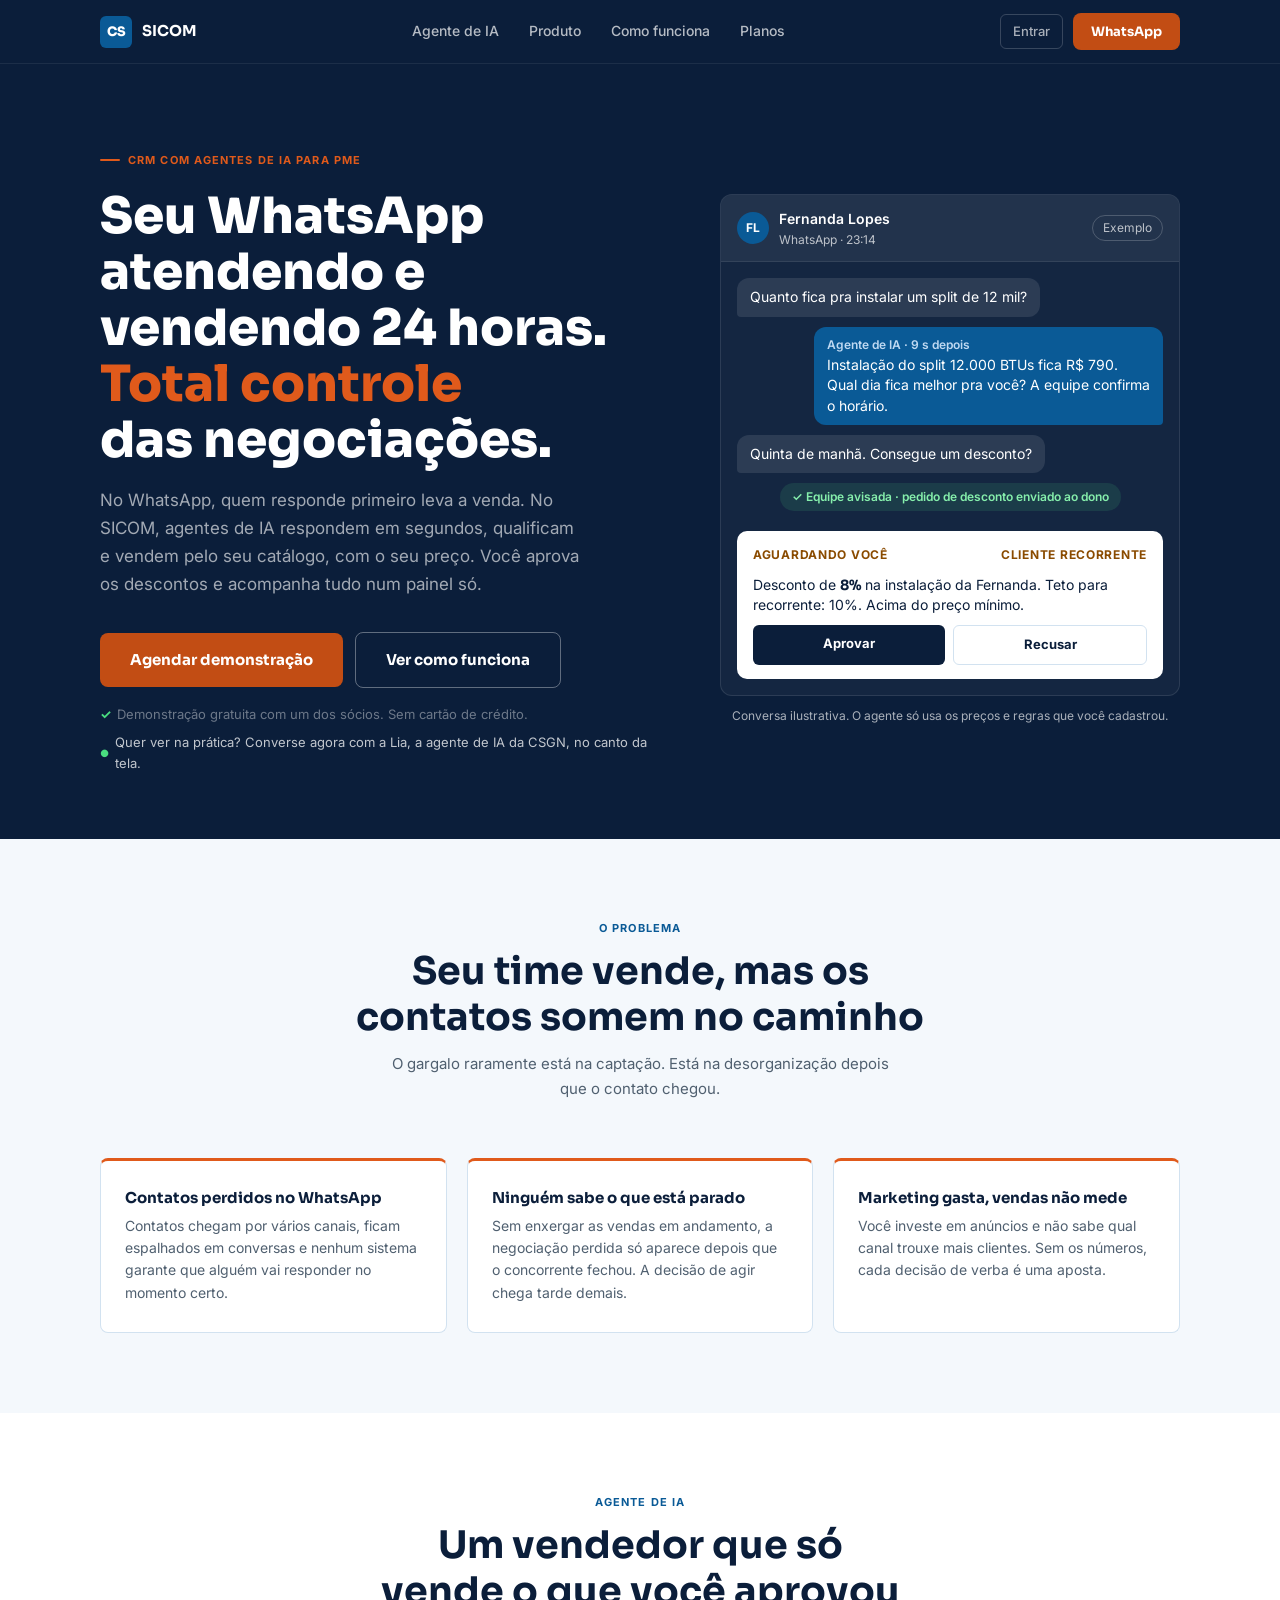
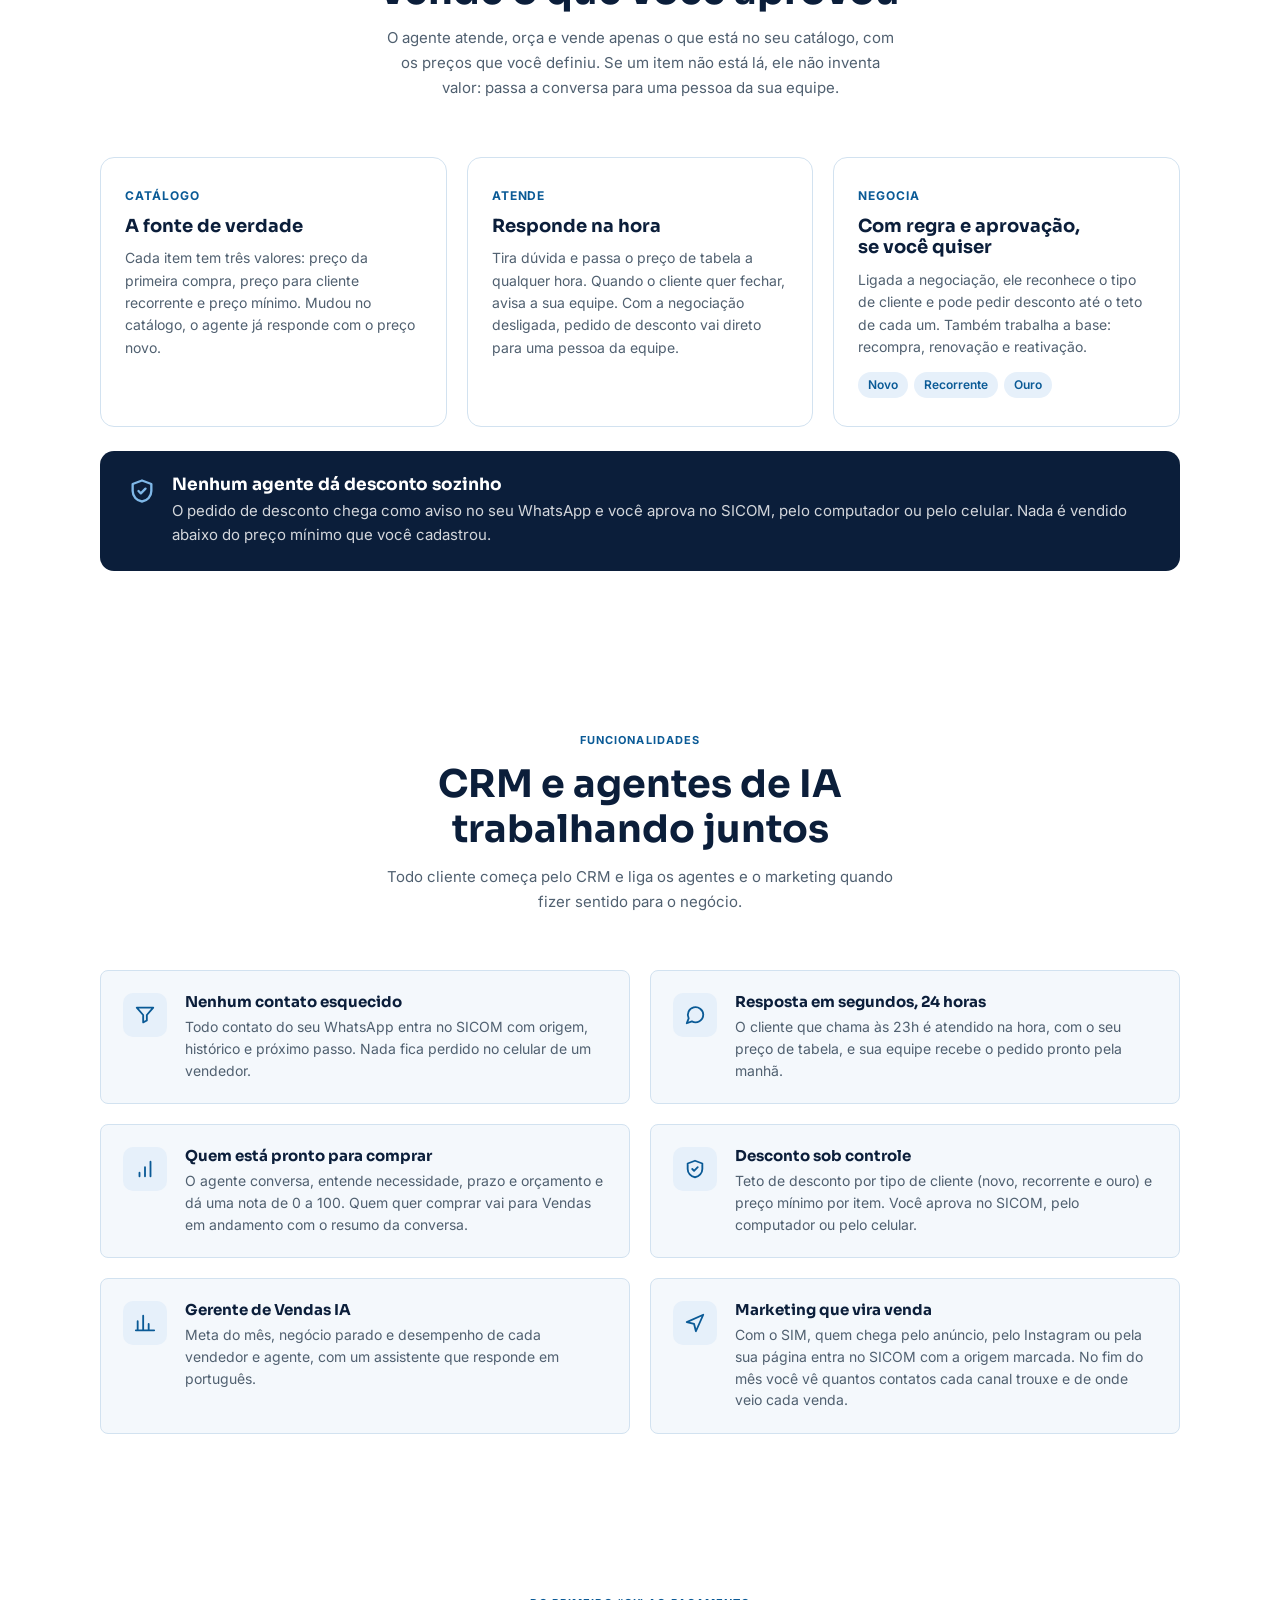
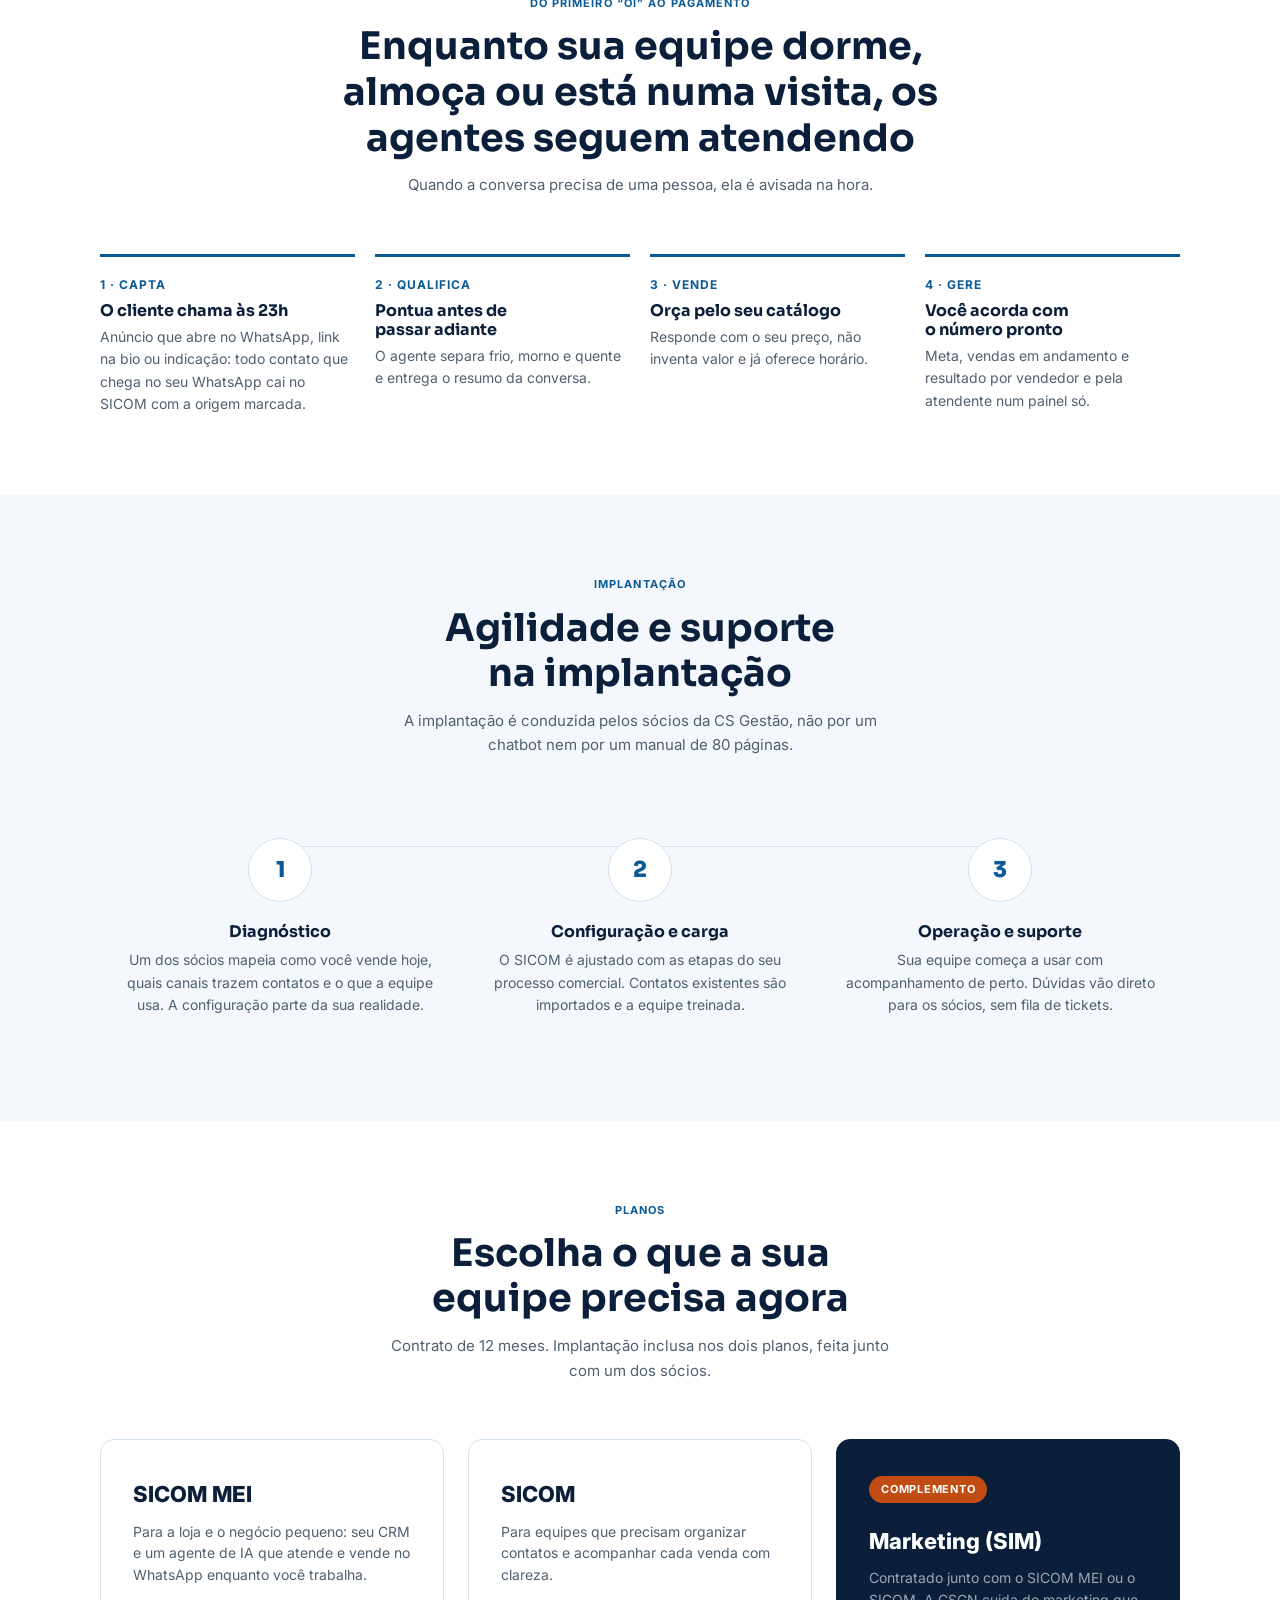
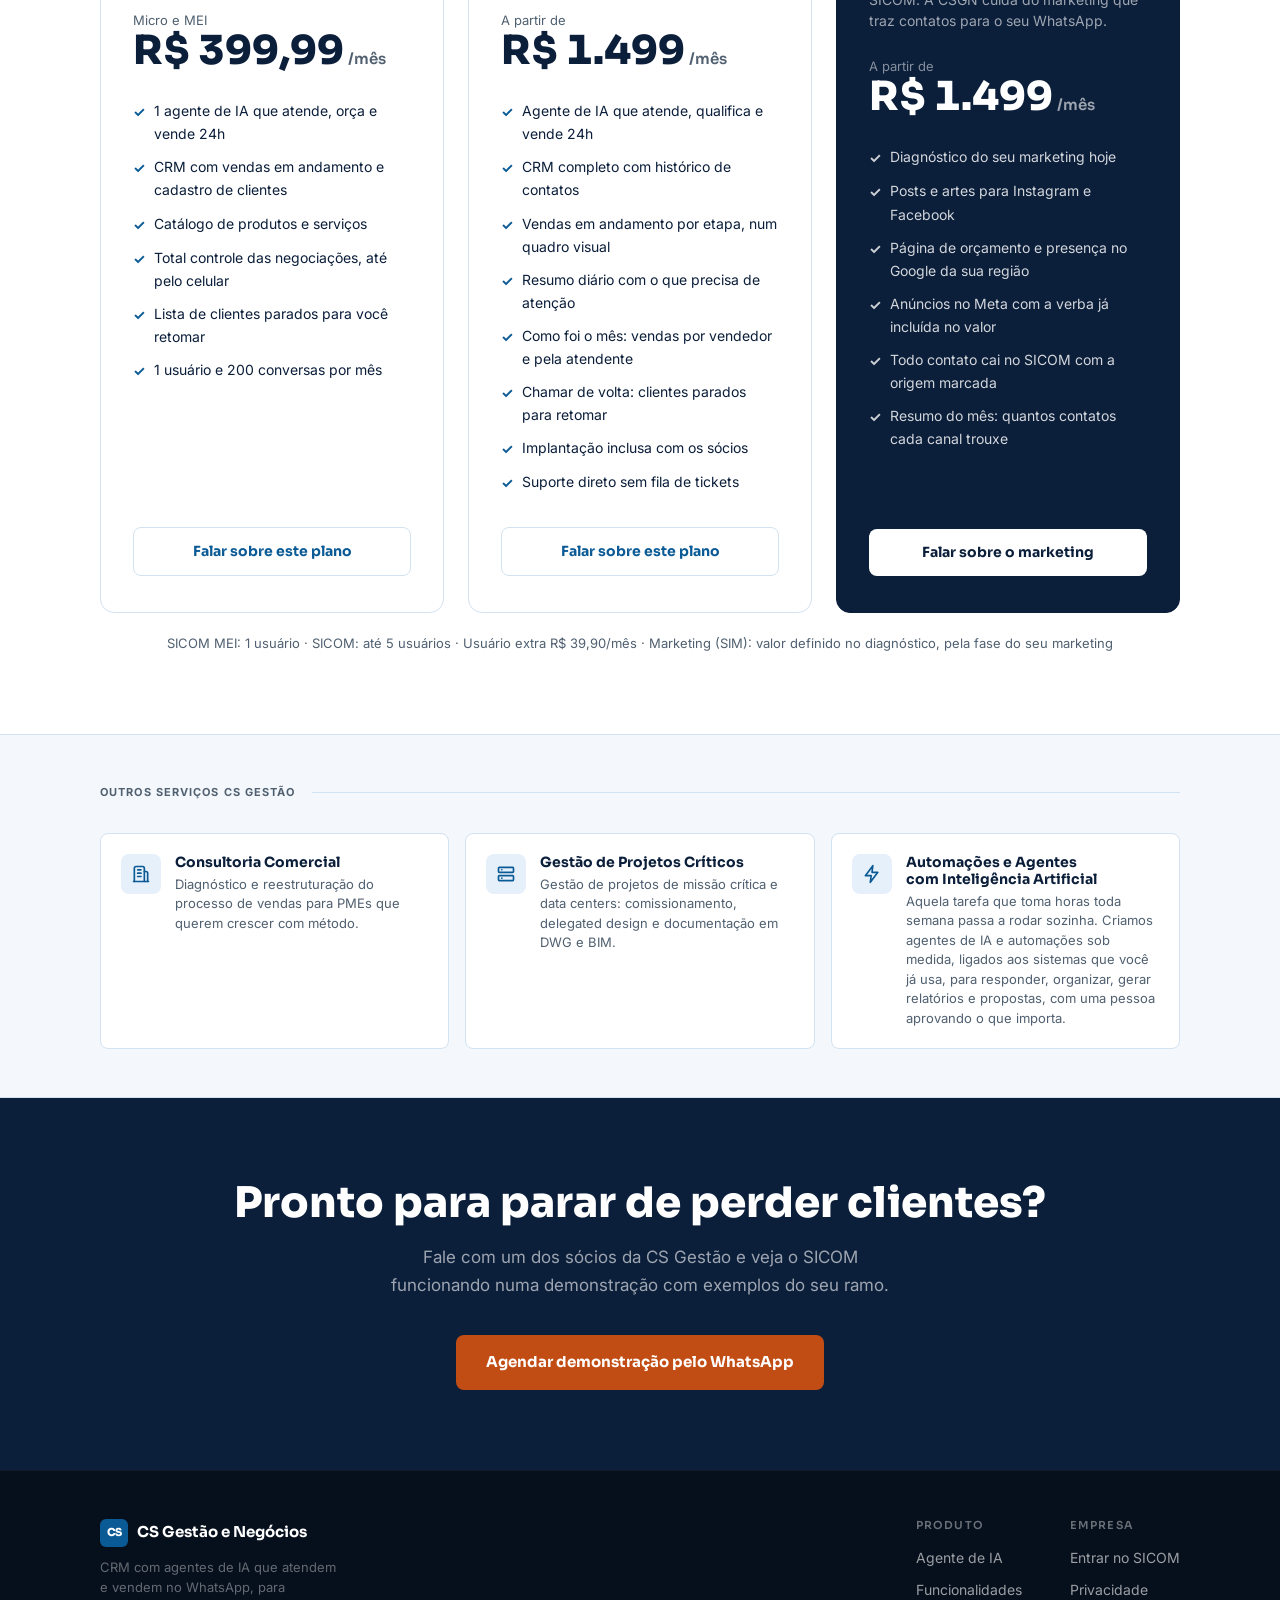
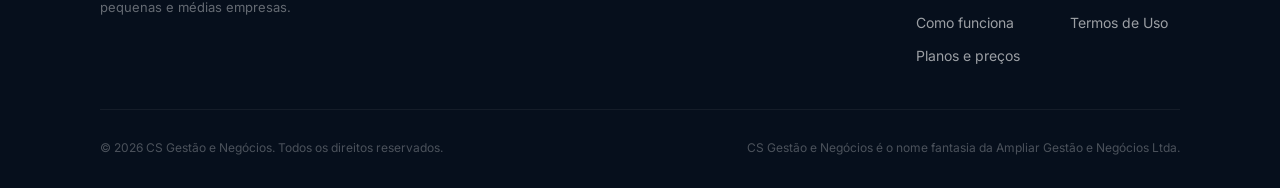
<file: index.html>
<!DOCTYPE html>
<html lang="pt-BR">
<head>
<meta charset="UTF-8">
<meta name="viewport" content="width=device-width, initial-scale=1.0, viewport-fit=cover">
<title>SICOM · CRM com agentes de IA no WhatsApp | CS Gestão e Negócios</title>
<meta name="description" content="SICOM: CRM com agentes de IA que atendem, qualificam e vendem no WhatsApp 24 horas, pelo seu catálogo. Planos a partir de R$ 399,99/mês.">
<meta name="facebook-domain-verification" content="38vwxsnxzs63l57np0adpwxpz6wrpa" />
<link rel="icon" href="assets/csgn_logo.png">
<link rel="stylesheet" href="https://fonts.googleapis.com/css2?family=Sora:wght@400;600;700;800&family=Inter:wght@400;500;600&display=swap">

<style>
/* ── Design plan ──────────────────────────────────────────
   Layout: PME SaaS landing: nav escuro / hero split /
   seções alternadas / planos / depoimentos / CTA / footer
   Color: navy âncora · azul CSGN · laranja ação única
   Type: Sora (headings, ênfase) + Inter (corpo/dados)
   Tamanhos: 11px · 13px · 15px · 20px · 32px-50px  → 5
   ─────────────────────────────────────────────────────── */
:root {
  --navy:       #0B1E3A;
  --blue:       #0A5A96;
  --blue-mid:   #1870B8;
  --blue-lt:    #E6F0FA;
  --orange:     #E05A1B;
  --orange-dk:  #C24D14;
  --bg:         #FFFFFF;
  --bg-alt:     #F4F8FC;
  --fg:         #0B1E3A;
  --fg-2:       #506070;
  --border:     #D2E2F0;
  --white:      #FFFFFF;
  --radius:     8px;
  --radius-lg:  14px;
  --shadow:     0 2px 16px rgba(10,90,150,.10);
}
@media (prefers-color-scheme: dark) {
  :root:not([data-theme="light"]) {
    --bg:      #0B1720; --bg-alt: #0E2030;
    --fg:      #DDEAF6; --fg-2:   #7A9AB5;
    --border:  #1A3050; --blue-lt: #0C2540;
    color-scheme: dark;
  }
}
:root[data-theme="dark"] {
  --bg:      #0B1720; --bg-alt: #0E2030;
  --fg:      #DDEAF6; --fg-2:   #7A9AB5;
  --border:  #1A3050; --blue-lt: #0C2540;
  color-scheme: dark;
}

*, *::before, *::after { box-sizing: border-box; margin: 0; padding: 0; }
body {
  background: var(--bg); color: var(--fg);
  font-family: 'Inter', system-ui, sans-serif;
  font-size: 15px; line-height: 1.65;
}
h1,h2,h3,h4 {
  font-family: 'Sora', system-ui, sans-serif;
  text-wrap: balance; line-height: 1.2;
}
a { color: var(--blue); text-decoration: none; }
img { max-width: 100%; display: block; }

.container { max-width: 1120px; margin-inline: auto; padding-inline: 20px; }

/* Buttons */
.btn {
  display: inline-flex; align-items: center; gap: 8px;
  padding: 12px 24px; border-radius: var(--radius);
  font-family: 'Sora', sans-serif; font-size: 14px;
  font-weight: 700; cursor: pointer; border: none;
  transition: background .15s, opacity .15s, transform .1s;
  text-decoration: none; white-space: nowrap;
}
.btn:active { transform: scale(.98); }
.btn-lg { padding: 15px 30px; font-size: 15px; }
.btn-primary { background: var(--orange-dk); color: #fff; }
.btn-primary:hover { background: #A8420F; }
.btn-outline {
  background: transparent; color: var(--blue);
  border: 1.5px solid var(--border);
}
.btn-outline:hover { border-color: var(--blue); background: var(--blue-lt); }
.btn-ghost {
  background: transparent; color: var(--white);
  border: 1.5px solid rgba(255,255,255,.35);
}
.btn-ghost:hover { border-color: rgba(255,255,255,.75); background: rgba(255,255,255,.06); }

/* ══ NAV ══════════════════════════════════════════════ */
.nav {
  position: sticky; top: env(safe-area-inset-top, 0px);
  z-index: 100; background: var(--navy);
  border-bottom: 1px solid rgba(255,255,255,.07);
}
.nav-inner {
  display: flex; align-items: center;
  justify-content: space-between; gap: 20px;
  padding-block: 13px;
}
.nav-logo {
  display: flex; align-items: center; gap: 10px;
  color: white; font-family: 'Sora', sans-serif;
  font-size: 15px; font-weight: 700; flex-shrink: 0;
}
.logo-mark {
  width: 32px; height: 32px; border-radius: 6px;
  background: var(--blue); display: grid; place-items: center;
  font-size: 13px; font-weight: 800; color: white; letter-spacing: -.5px;
}
.nav-links { display: flex; align-items: center; gap: 2px; list-style: none; }
.nav-links a {
  padding: 7px 14px; border-radius: 6px; color: rgba(255,255,255,.7);
  font-size: 14px; font-weight: 500; transition: .15s;
}
.nav-links a:hover { color: white; background: rgba(255,255,255,.08); }
.nav-actions { display: flex; align-items: center; gap: 10px; flex-shrink: 0; }
.nav-entrar {
  color: rgba(255,255,255,.65); font-size: 13px; font-weight: 500;
  padding: 6px 12px; border-radius: 6px;
  border: 1px solid rgba(255,255,255,.18); transition: .15s;
}
.nav-entrar:hover { color: white; border-color: rgba(255,255,255,.45); }
.nav-cta { padding: 8px 18px; font-size: 13px; }
.hamburger {
  display: none; flex-direction: column; gap: 5px;
  background: none; border: none; cursor: pointer; padding: 6px;
  color: rgba(255,255,255,.8);
}
.hamburger span {
  display: block; width: 22px; height: 2px;
  background: currentColor; border-radius: 2px;
  transition: transform .2s, opacity .2s;
}
.hamburger.open span:nth-child(1) { transform: translateY(7px) rotate(45deg); }
.hamburger.open span:nth-child(2) { opacity: 0; }
.hamburger.open span:nth-child(3) { transform: translateY(-7px) rotate(-45deg); }
.nav-mobile {
  display: none; flex-direction: column;
  background: var(--navy); padding: 14px 20px 20px;
  border-top: 1px solid rgba(255,255,255,.07); gap: 4px;
}
.nav-mobile.open { display: flex; }
.nav-mobile a {
  color: rgba(255,255,255,.75); font-size: 15px;
  padding: 10px 12px; border-radius: 6px;
  font-weight: 500; transition: .15s;
}
.nav-mobile a:hover { color: white; background: rgba(255,255,255,.08); }
.nav-mobile .btn { width: 100%; justify-content: center; margin-top: 8px; }

/* ══ HERO ══════════════════════════════════════════════ */
.hero { background: var(--navy); padding-block: 80px 64px; overflow: hidden; }
.hero-inner {
  display: grid; grid-template-columns: minmax(0,1fr) minmax(0,460px);
  gap: 56px; align-items: center;
}
.hero-eyebrow {
  display: inline-flex; align-items: center; gap: 8px;
  font-size: 11px; font-weight: 700; letter-spacing: .1em;
  text-transform: uppercase; color: var(--orange); margin-bottom: 18px;
}
.hero-eyebrow::before {
  content: ''; width: 20px; height: 2px;
  background: var(--orange); border-radius: 2px;
}
.hero h1 {
  font-size: clamp(32px, 4vw, 50px); font-weight: 800;
  color: white; margin-bottom: 18px; line-height: 1.12;
}
.hero h1 em { font-style: normal; color: var(--orange); }
.hero-sub {
  font-size: 17px; color: rgba(255,255,255,.62);
  max-width: 480px; margin-bottom: 34px; line-height: 1.65;
}
.hero-actions { display: flex; flex-wrap: wrap; gap: 12px; align-items: center; }
.hero-note {
  margin-top: 16px; font-size: 13px; color: rgba(255,255,255,.4);
  display: flex; align-items: center; gap: 6px;
}
.hero-note::before { content: '✓'; color: #4ADE80; font-weight: 700; }
.hero-lia { margin-top: 6px; color: rgba(255,255,255,.75); }
.hero-lia::before { content: '●'; color: #4ADE80; font-size: 10px; }

/* Dashboard mockup */
.dash {
  background: rgba(255,255,255,.04);
  border: 1px solid rgba(255,255,255,.1);
  border-radius: 12px; overflow: hidden;
}
.dash-bar {
  background: rgba(255,255,255,.05);
  border-bottom: 1px solid rgba(255,255,255,.07);
  padding: 10px 16px; display: flex; align-items: center; gap: 8px;
}
.dash-dot { width: 8px; height: 8px; border-radius: 50%; }
.dash-dot:nth-child(1) { background: rgba(255,90,90,.45); }
.dash-dot:nth-child(2) { background: rgba(255,190,0,.45); }
.dash-dot:nth-child(3) { background: rgba(0,200,100,.35); }
.dash-url {
  flex: 1; font-size: 11px; color: rgba(255,255,255,.28);
  text-align: center; letter-spacing: .02em;
}
.dash-body { padding: 18px; }
.dash-stats {
  display: grid; grid-template-columns: repeat(3,1fr);
  gap: 10px; margin-bottom: 18px;
}
.dash-stat {
  background: rgba(255,255,255,.045);
  border: 1px solid rgba(255,255,255,.06);
  border-radius: 7px; padding: 12px 10px;
}
.dash-stat-lbl {
  font-size: 10px; color: rgba(255,255,255,.38);
  text-transform: uppercase; letter-spacing: .07em; margin-bottom: 5px;
}
.dash-stat-val {
  font-family: 'Sora', sans-serif; font-size: 24px;
  font-weight: 800; color: white;
  font-variant-numeric: tabular-nums;
}
.dash-stat-delta { font-size: 11px; color: #4ADE80; margin-top: 2px; }
.dash-funnel-lbl {
  font-size: 10px; color: rgba(255,255,255,.38);
  text-transform: uppercase; letter-spacing: .07em; margin-bottom: 10px;
}
.dash-funnel { display: flex; flex-direction: column; gap: 7px; }
.dash-row { display: flex; align-items: center; gap: 10px; }
.dash-stage { font-size: 11px; color: rgba(255,255,255,.5); width: 76px; flex-shrink: 0; }
.dash-track {
  flex: 1; height: 16px; background: rgba(255,255,255,.04);
  border-radius: 4px; overflow: hidden;
}
.dash-fill { height: 100%; border-radius: 4px; }
.dash-count {
  font-size: 11px; color: rgba(255,255,255,.38);
  width: 28px; text-align: right; flex-shrink: 0;
  font-variant-numeric: tabular-nums;
}

/* ══ CHAT MOCKUP (hero) ═══════════════════════════════ */
.chat { background: rgba(255,255,255,.04); border: 1px solid rgba(255,255,255,.1); border-radius: 12px; overflow: hidden; }
.chat-head { display: flex; align-items: center; justify-content: space-between; gap: 10px; padding: 12px 16px; background: rgba(255,255,255,.06); border-bottom: 1px solid rgba(255,255,255,.08); }
.chat-who { display: flex; align-items: center; gap: 10px; color: #fff; font-size: 14px; font-weight: 600; }
.chat-who small { display: block; font-size: 12px; font-weight: 400; color: rgba(255,255,255,.7); }
.chat-av { width: 32px; height: 32px; border-radius: 50%; background: var(--blue); display: grid; place-items: center; font-size: 12px; font-weight: 700; color: #fff; }
.chat-tag { font-size: 12px; color: rgba(255,255,255,.7); border: 1px solid rgba(255,255,255,.2); border-radius: 20px; padding: 2px 10px; }
.chat-body { padding: 16px; display: flex; flex-direction: column; gap: 10px; }
.msg { max-width: 82%; padding: 9px 13px; border-radius: 12px; font-size: 14px; line-height: 1.45; }
.msg-in { align-self: flex-start; background: rgba(255,255,255,.1); color: #fff; border-bottom-left-radius: 4px; }
.msg-out { align-self: flex-end; background: var(--blue); color: #fff; border-bottom-right-radius: 4px; }
.msg-meta { display: block; font-size: 12px; font-weight: 600; color: #BFD9F2; margin-bottom: 2px; }
.chat-ok { align-self: center; font-size: 12px; font-weight: 600; color: #86EFAC; background: rgba(74,222,128,.12); border-radius: 20px; padding: 4px 12px; }
.approve { margin: 4px 16px 16px; background: #fff; color: var(--navy); border-radius: 10px; padding: 14px 16px; display: flex; flex-direction: column; gap: 10px; }
.approve-top { display: flex; justify-content: space-between; gap: 10px; font-size: 12px; font-weight: 700; letter-spacing: .06em; text-transform: uppercase; color: #8A4B00; }
.approve p { font-size: 14px; line-height: 1.45; }
.approve p strong { font-family: 'Sora', sans-serif; }
.approve-btns { display: flex; gap: 8px; }
.approve-btns span { flex: 1; text-align: center; font-size: 13px; font-weight: 700; padding: 8px; border-radius: 6px; }
.approve-yes { background: var(--navy); color: #fff; }
.approve-no { border: 1.5px solid #D2E2F0; color: var(--navy); }
.mock-note { margin-top: 10px; font-size: 12px; color: rgba(255,255,255,.65); text-align: center; }

/* ══ AGENTE ═══════════════════════════════════════════ */
.agent-grid { display: grid; grid-template-columns: repeat(3,1fr); gap: 20px; }
.agent-card { background: var(--bg); border: 1px solid var(--border); border-radius: var(--radius-lg); padding: 28px 24px; display: flex; flex-direction: column; gap: 10px; }
.agent-kicker { font-size: 12px; font-weight: 700; letter-spacing: .08em; text-transform: uppercase; color: var(--blue); }
.agent-card h3 { font-size: 18px; font-weight: 700; }
.agent-card p { font-size: 14px; color: var(--fg-2); line-height: 1.6; }
.agent-tiers { display: flex; flex-wrap: wrap; gap: 6px; margin-top: 4px; }
.agent-tiers span { font-size: 12px; font-weight: 600; padding: 3px 10px; border-radius: 20px; background: var(--blue-lt); color: var(--blue); }
.guard { margin-top: 24px; display: flex; gap: 16px; align-items: flex-start; background: var(--navy); color: #fff; border-radius: var(--radius-lg); padding: 24px 28px; }
.guard svg { flex-shrink: 0; margin-top: 2px; }
.guard h3 { font-size: 17px; font-weight: 700; margin-bottom: 4px; }
.guard p { font-size: 15px; color: rgba(255,255,255,.82); line-height: 1.6; }

/* ══ FLUXO 4 PASSOS ═════════════════════════════════════ */
.flow { display: grid; grid-template-columns: repeat(4,1fr); gap: 20px; list-style: none; }
.flow li { border-top: 3px solid var(--blue); padding-top: 18px; display: flex; flex-direction: column; gap: 6px; }
.flow-step { font-size: 12px; font-weight: 700; letter-spacing: .08em; text-transform: uppercase; color: var(--blue); }
.flow h3 { font-size: 16px; font-weight: 700; }
.flow p { font-size: 14px; color: var(--fg-2); line-height: 1.6; }
.feat-icon svg, .outro-icon svg { color: var(--blue); }

/* ══ SECTION SHARED ══════════════════════════════════ */
.section { padding-block: 80px; }
.section-alt { background: var(--bg-alt); }
.sec-header {
  text-align: center; max-width: 600px;
  margin-inline: auto; margin-bottom: 56px;
}
.sec-eye {
  font-size: 11px; font-weight: 700; letter-spacing: .1em;
  text-transform: uppercase; color: var(--blue); margin-bottom: 12px;
}
.sec-header h2 { font-size: clamp(26px, 3.5vw, 38px); font-weight: 700; margin-bottom: 12px; }
.sec-header p { font-size: 15px; color: var(--fg-2); max-width: 520px; margin-inline: auto; }

/* ══ PROBLEMA ══════════════════════════════════════════ */
.problem-grid { display: grid; grid-template-columns: repeat(3,1fr); gap: 20px; }
.problem-card {
  background: var(--bg); border: 1px solid var(--border);
  border-top: 3px solid var(--orange);
  border-radius: var(--radius); padding: 28px 24px;
}
.problem-card h3 { font-size: 15px; font-weight: 700; margin-bottom: 8px; }
.problem-card p { font-size: 14px; color: var(--fg-2); line-height: 1.6; }

/* ══ FEATURES ══════════════════════════════════════════ */
.features-grid { display: grid; grid-template-columns: repeat(2,1fr); gap: 20px; }
.feat-card {
  display: flex; gap: 18px; align-items: flex-start;
  background: var(--bg-alt); border: 1px solid var(--border);
  border-radius: var(--radius); padding: 22px;
  transition: border-color .2s, box-shadow .2s;
}
.feat-card:hover { border-color: var(--blue); box-shadow: var(--shadow); }
.feat-icon {
  width: 44px; height: 44px; border-radius: 10px;
  background: var(--blue-lt); display: grid; place-items: center;
  font-size: 20px; flex-shrink: 0;
}
.feat-card h3 { font-size: 15px; font-weight: 700; margin-bottom: 5px; }
.feat-card p { font-size: 14px; color: var(--fg-2); line-height: 1.55; }

/* ══ COMO FUNCIONA ══════════════════════════════════════ */
.steps-wrap { position: relative; }
.steps-connector {
  position: absolute; top: 32px;
  left: calc(100%/6); right: calc(100%/6);
  height: 1px; background: var(--border); z-index: 0;
}
.steps { display: grid; grid-template-columns: repeat(3,1fr); gap: 0; position: relative; z-index: 1; }
.step { text-align: center; padding: 24px 20px; }
.step-num {
  width: 64px; height: 64px; border-radius: 50%;
  border: 1.5px solid var(--border); background: var(--bg);
  display: grid; place-items: center; margin-inline: auto; margin-bottom: 20px;
  font-family: 'Sora', sans-serif; font-size: 22px;
  font-weight: 800; color: var(--blue);
}
.step h3 { font-size: 16px; font-weight: 700; margin-bottom: 8px; }
.step p { font-size: 14px; color: var(--fg-2); line-height: 1.6; }

/* ══ PLANOS ══════════════════════════════════════════ */
.plans-grid {
  display: grid; grid-template-columns: repeat(3, minmax(0, 1fr));
  gap: 24px; max-width: 1120px; margin-inline: auto;
}
.plan {
  background: var(--bg); border: 1px solid var(--border);
  border-radius: var(--radius-lg); padding: 36px 32px;
  display: flex; flex-direction: column; gap: 0;
}
.plan.featured {
  background: var(--navy); border-color: var(--navy); color: white;
}
.plan-badge {
  display: inline-block; font-size: 11px; font-weight: 700;
  letter-spacing: .07em; text-transform: uppercase;
  padding: 4px 12px; border-radius: 20px;
  background: var(--orange-dk); color: white; margin-bottom: 20px;
  align-self: flex-start;
}
.plan-name {
  font-size: 22px; font-weight: 800; margin-bottom: 8px;
}
.plan-desc {
  font-size: 14px; color: var(--fg-2); margin-bottom: 24px; line-height: 1.55;
}
.plan.featured .plan-desc { color: rgba(255,255,255,.6); }
.plan-price { margin-bottom: 28px; }
.plan-from { font-size: 13px; color: var(--fg-2); }
.plan.featured .plan-from { color: rgba(255,255,255,.5); }
.plan-val {
  font-family: 'Sora', sans-serif; font-size: 40px;
  font-weight: 800; line-height: 1; font-variant-numeric: tabular-nums;
  display: flex; align-items: baseline; gap: 4px; flex-wrap: wrap;
}
.plan-per { font-size: 15px; font-weight: 600; color: var(--fg-2); }
.plan.featured .plan-per { color: rgba(255,255,255,.6); }
.plan-items {
  list-style: none; display: flex; flex-direction: column;
  gap: 10px; margin-bottom: 32px; flex: 1;
}
.plan-items li {
  font-size: 14px; display: flex; align-items: flex-start; gap: 9px;
}
.plan-items li::before {
  content: '✓'; font-weight: 700; color: var(--blue);
  flex-shrink: 0; margin-top: 1px;
}
.plan.featured .plan-items li::before { color: rgba(255,255,255,.8); }
.plan.featured .plan-items li { color: rgba(255,255,255,.82); }
.plan .btn { width: 100%; justify-content: center; }
.plan.featured .btn { background: white; color: var(--navy); }
.plan.featured .btn:hover { background: rgba(255,255,255,.9); }
.plans-note {
  text-align: center; margin-top: 20px;
  font-size: 13px; color: var(--fg-2);
}


/* ══ CTA FINAL ══════════════════════════════════════════ */
.cta-sec { background: var(--navy); padding-block: 80px; text-align: center; }
.cta-sec h2 {
  color: white; font-size: clamp(28px, 3.5vw, 42px);
  font-weight: 800; margin-bottom: 14px;
}
.cta-sec p {
  color: rgba(255,255,255,.6); font-size: 17px;
  max-width: 520px; margin-inline: auto; margin-bottom: 36px;
}
.cta-actions { display: flex; justify-content: center; flex-wrap: wrap; gap: 12px; }

/* ══ OUTROS PRODUTOS ════════════════════════════════════ */
.outros {
  background: var(--bg-alt);
  border-top: 1px solid var(--border);
  border-bottom: 1px solid var(--border);
  padding-block: 48px;
}
.outros-header {
  display: flex; align-items: center; gap: 16px;
  margin-bottom: 32px;
}
.outros-eyebrow {
  font-size: 11px; font-weight: 700; letter-spacing: .1em;
  text-transform: uppercase; color: var(--fg-2); white-space: nowrap;
}
.outros-rule { flex: 1; height: 1px; background: var(--border); }
.outros-link {
  font-size: 13px; color: var(--blue); font-weight: 600;
  white-space: nowrap; display: flex; align-items: center; gap: 4px;
}
.outros-link::after { content: '→'; }
.outros-grid { display: grid; grid-template-columns: repeat(3, 1fr); gap: 16px; }
.outro-card {
  background: var(--bg); border: 1px solid var(--border);
  border-radius: var(--radius); padding: 20px 20px 20px 20px;
  display: flex; align-items: flex-start; gap: 14px;
  transition: border-color .2s; text-decoration: none; color: var(--fg);
}
.outro-card:hover { border-color: var(--blue); }
.outro-icon {
  width: 40px; height: 40px; border-radius: 8px;
  background: var(--blue-lt); display: grid; place-items: center;
  font-size: 18px; flex-shrink: 0;
}
.outro-card h3 { font-size: 14px; font-weight: 700; margin-bottom: 4px; }
.outro-card p { font-size: 13px; color: var(--fg-2); line-height: 1.5; }
@media (max-width: 960px) { .outros-grid { grid-template-columns: 1fr; } }

/* ══ FOOTER ══════════════════════════════════════════════ */
.footer {
  background: #060F1C; padding-block: 48px 30px;
  border-top: 1px solid rgba(255,255,255,.05);
}
.footer-grid {
  display: grid; grid-template-columns: 1fr auto auto; gap: 48px;
  padding-bottom: 40px; border-bottom: 1px solid rgba(255,255,255,.06);
}
.footer-brand-name {
  display: flex; align-items: center; gap: 9px; color: white;
  font-family: 'Sora', sans-serif; font-weight: 700; font-size: 15px;
  margin-bottom: 10px;
}
.footer-tagline { font-size: 13px; color: rgba(255,255,255,.38); line-height: 1.55; max-width: 240px; }
.footer-col h4 {
  font-size: 11px; text-transform: uppercase; letter-spacing: .1em;
  color: rgba(255,255,255,.4); margin-bottom: 14px; font-weight: 600;
}
.footer-col ul { list-style: none; display: flex; flex-direction: column; gap: 8px; }
.footer-col a { color: rgba(255,255,255,.6); font-size: 14px; transition: color .15s; }
.footer-col a:hover { color: white; }
.footer-bottom {
  margin-top: 28px; display: flex;
  justify-content: space-between; align-items: center;
  flex-wrap: wrap; gap: 10px;
}
.footer-bottom p { font-size: 12px; color: rgba(255,255,255,.28); }

/* ══ RESPONSIVE ══════════════════════════════════════════ */
@media (max-width: 960px) {
  .hero-inner { grid-template-columns: 1fr; }
  .hero-inner > div:last-child { max-width: 520px; }
  .agent-grid { grid-template-columns: 1fr; }
  .flow { grid-template-columns: 1fr 1fr; }
  .nav-links, .nav-actions { display: none; }
  .hamburger { display: flex; }
  .problem-grid { grid-template-columns: 1fr; }
  .features-grid { grid-template-columns: 1fr; }
  .steps-connector { display: none; }
  .steps { grid-template-columns: 1fr; }
  .plans-grid { grid-template-columns: 1fr; max-width: 480px; }
  .testi-grid { grid-template-columns: 1fr; }
  .footer-grid { grid-template-columns: 1fr 1fr; }
}
@media (max-width: 620px) {
  body { padding-inline: 0; }
  .hero { padding-block: 52px 40px; }
  .section { padding-block: 56px; }
  .hero h1 { font-size: 30px; }
  .hero-actions { flex-direction: column; }
  .hero-actions .btn { width: 100%; justify-content: center; }
  .cta-actions { flex-direction: column; align-items: center; }
  .cta-actions .btn { white-space: normal; text-align: center; justify-content: center; max-width: 100%; }
  .footer-grid { grid-template-columns: 1fr; gap: 32px; }
  .footer-bottom { flex-direction: column; text-align: center; }
  .plan { padding: 28px 22px; }
  .flow { grid-template-columns: 1fr; }
  .guard { flex-direction: column; padding: 22px; }
}
</style>
</head>
<body>

<!-- ═══ NAV ═════════════════════════════════════════ -->
<nav class="nav" role="navigation" aria-label="Menu principal">
  <div class="container">
    <div class="nav-inner">
      <a href="#" class="nav-logo">
        <div class="logo-mark">CS</div>
        SICOM
      </a>
      <ul class="nav-links" role="list">
        <li><a href="#agente">Agente de IA</a></li>
        <li><a href="#produto">Produto</a></li>
        <li><a href="#como-funciona">Como funciona</a></li>
        <li><a href="#planos">Planos</a></li>
      </ul>
      <div class="nav-actions">
        <a href="https://csgn-crm.vercel.app/#/entrar" class="nav-entrar">Entrar</a>
        <a href="https://wa.me/5519996690335?text=Ol%C3%A1%2C%20quero%20conhecer%20o%20SICOM"
           target="_blank" rel="noopener" class="btn btn-primary nav-cta">WhatsApp</a>
      </div>
      <button class="hamburger" id="hamburger" aria-label="Abrir menu" aria-expanded="false">
        <span></span><span></span><span></span>
      </button>
    </div>
  </div>
  <div class="nav-mobile" id="nav-mobile" role="menu">
    <a href="#agente" role="menuitem">Agente de IA</a>
    <a href="#produto" role="menuitem">Produto</a>
    <a href="#como-funciona" role="menuitem">Como funciona</a>
    <a href="#planos" role="menuitem">Planos</a>
    <a href="https://csgn-crm.vercel.app/#/entrar" role="menuitem">Entrar</a>
    <a href="https://wa.me/5519996690335?text=Ol%C3%A1%2C%20quero%20conhecer%20o%20SICOM"
       target="_blank" rel="noopener" class="btn btn-primary">Falar no WhatsApp</a>
  </div>
</nav>

<!-- ═══ HERO ════════════════════════════════════════ -->
<section class="hero">
  <div class="container">
    <div class="hero-inner">
      <div>
        <div class="hero-eyebrow">CRM com agentes de IA para PME</div>
        <h1>Seu WhatsApp atendendo e vendendo 24 horas. <em>Total controle</em> das negociações.</h1>
        <p class="hero-sub">No WhatsApp, quem responde primeiro leva a venda. No SICOM, agentes de IA respondem em segundos, qualificam e vendem pelo seu catálogo, com o seu preço. Você aprova os descontos e acompanha tudo num painel só.</p>
        <div class="hero-actions">
          <a href="https://wa.me/5519996690335?text=Ol%C3%A1%2C%20quero%20uma%20demonstra%C3%A7%C3%A3o%20do%20SICOM"
             target="_blank" rel="noopener" class="btn btn-primary btn-lg">Agendar demonstração</a>
          <a href="#como-funciona" class="btn btn-ghost btn-lg">Ver como funciona</a>
        </div>
        <p class="hero-note">Demonstração gratuita com um dos sócios. Sem cartão de crédito.</p>
        <p class="hero-note hero-lia">Quer ver na prática? Converse agora com a Lia, a agente de IA da CSGN, no canto da tela.</p>
      </div>

      <!-- Conversa de exemplo (substitui o dashboard genérico) -->
      <div>
        <div class="chat" role="img" aria-label="Exemplo de conversa no WhatsApp: o agente de IA responde em 9 segundos com o preço de tabela, avisa a equipe para confirmar o dia e envia ao dono um pedido de desconto para aprovar.">
          <div class="chat-head">
            <div class="chat-who"><div class="chat-av">FL</div><div>Fernanda Lopes<small>WhatsApp · 23:14</small></div></div>
            <span class="chat-tag">Exemplo</span>
          </div>
          <div class="chat-body">
            <div class="msg msg-in">Quanto fica pra instalar um split de 12 mil?</div>
            <div class="msg msg-out"><span class="msg-meta">Agente de IA · 9 s depois</span>Instalação do split 12.000 BTUs fica R$ 790. Qual dia fica melhor pra você? A equipe confirma o horário.</div>
            <div class="msg msg-in">Quinta de manhã. Consegue um desconto?</div>
            <div class="chat-ok">✓ Equipe avisada · pedido de desconto enviado ao dono</div>
          </div>
          <div class="approve">
            <div class="approve-top"><span>Aguardando você</span><span>Cliente recorrente</span></div>
            <p>Desconto de <strong>8%</strong> na instalação da Fernanda. Teto para recorrente: 10%. Acima do preço mínimo.</p>
            <div class="approve-btns"><span class="approve-yes">Aprovar</span><span class="approve-no">Recusar</span></div>
          </div>
        </div>
        <p class="mock-note">Conversa ilustrativa. O agente só usa os preços e regras que você cadastrou.</p>
      </div>
    </div>
  </div>
</section>

<!-- ═══ PROBLEMA ════════════════════════════════════ -->
<section class="section section-alt" id="produto">
  <div class="container">
    <div class="sec-header">
      <div class="sec-eye">O problema</div>
      <h2>Seu time vende, mas os contatos somem no caminho</h2>
      <p>O gargalo raramente está na captação. Está na desorganização depois que o contato chegou.</p>
    </div>
    <div class="problem-grid">
      <div class="problem-card">
        <h3>Contatos perdidos no WhatsApp</h3>
        <p>Contatos chegam por vários canais, ficam espalhados em conversas e nenhum sistema garante que alguém vai responder no momento certo.</p>
      </div>
      <div class="problem-card">
        <h3>Ninguém sabe o que está parado</h3>
        <p>Sem enxergar as vendas em andamento, a negociação perdida só aparece depois que o concorrente fechou. A decisão de agir chega tarde demais.</p>
      </div>
      <div class="problem-card">
        <h3>Marketing gasta, vendas não mede</h3>
        <p>Você investe em anúncios e não sabe qual canal trouxe mais clientes. Sem os números, cada decisão de verba é uma aposta.</p>
      </div>
    </div>
  </div>
</section>


<!-- ═══ AGENTE DE IA ══════════════════════════════════ -->
<section class="section" id="agente">
  <div class="container">
    <div class="sec-header">
      <div class="sec-eye">Agente de IA</div>
      <h2>Um vendedor que só vende o que você aprovou</h2>
      <p>O agente atende, orça e vende apenas o que está no seu catálogo, com os preços que você definiu. Se um item não está lá, ele não inventa valor: passa a conversa para uma pessoa da sua equipe.</p>
    </div>
    <div class="agent-grid">
      <article class="agent-card">
        <span class="agent-kicker">Catálogo</span>
        <h3>A fonte de verdade</h3>
        <p>Cada item tem três valores: preço da primeira compra, preço para cliente recorrente e preço mínimo. Mudou no catálogo, o agente já responde com o preço novo.</p>
      </article>
      <article class="agent-card">
        <span class="agent-kicker">Atende</span>
        <h3>Responde na hora</h3>
        <p>Tira dúvida e passa o preço de tabela a qualquer hora. Quando o cliente quer fechar, avisa a sua equipe. Com a negociação desligada, pedido de desconto vai direto para uma pessoa da equipe.</p>
      </article>
      <article class="agent-card">
        <span class="agent-kicker">Negocia</span>
        <h3>Com regra e aprovação, se você quiser</h3>
        <p>Ligada a negociação, ele reconhece o tipo de cliente e pode pedir desconto até o teto de cada um. Também trabalha a base: recompra, renovação e reativação.</p>
        <div class="agent-tiers"><span>Novo</span><span>Recorrente</span><span>Ouro</span></div>
      </article>
    </div>
    <div class="guard">
      <svg width="28" height="28" viewBox="0 0 24 24" fill="none" stroke="#7FB8E8" stroke-width="2" stroke-linecap="round" stroke-linejoin="round" aria-hidden="true"><path d="M12 3 4 6v6c0 4.5 3.4 8.3 8 9 4.6-.7 8-4.5 8-9V6z"/><path d="m9 12 2 2 4-4"/></svg>
      <div>
        <h3>Nenhum agente dá desconto sozinho</h3>
        <p>O pedido de desconto chega como aviso no seu WhatsApp e você aprova no SICOM, pelo computador ou pelo celular. Nada é vendido abaixo do preço mínimo que você cadastrou.</p>
      </div>
    </div>
  </div>
</section>

<!-- ═══ FEATURES ════════════════════════════════════ -->
<section class="section">
  <div class="container">
    <div class="sec-header">
      <div class="sec-eye">Funcionalidades</div>
      <h2>CRM e agentes de IA trabalhando juntos</h2>
      <p>Todo cliente começa pelo CRM e liga os agentes e o marketing quando fizer sentido para o negócio.</p>
    </div>
    <div class="features-grid">
      <div class="feat-card">
        <div class="feat-icon"><svg width="22" height="22" viewBox="0 0 24 24" fill="none" stroke="currentColor" stroke-width="2" stroke-linecap="round" stroke-linejoin="round" aria-hidden="true"><path d="M3 4h18l-7 8v6l-4 2v-8z"/></svg></div>
        <div>
          <h3>Nenhum contato esquecido</h3>
          <p>Todo contato do seu WhatsApp entra no SICOM com origem, histórico e próximo passo. Nada fica perdido no celular de um vendedor.</p>
        </div>
      </div>
      <div class="feat-card">
        <div class="feat-icon"><svg width="22" height="22" viewBox="0 0 24 24" fill="none" stroke="currentColor" stroke-width="2" stroke-linecap="round" stroke-linejoin="round" aria-hidden="true"><path d="M21 11.5a8.4 8.4 0 0 1-12.4 7.4L3 21l2.1-5.4A8.4 8.4 0 1 1 21 11.5z"/></svg></div>
        <div>
          <h3>Resposta em segundos, 24 horas</h3>
          <p>O cliente que chama às 23h é atendido na hora, com o seu preço de tabela, e sua equipe recebe o pedido pronto pela manhã.</p>
        </div>
      </div>
      <div class="feat-card">
        <div class="feat-icon"><svg width="22" height="22" viewBox="0 0 24 24" fill="none" stroke="currentColor" stroke-width="2" stroke-linecap="round" stroke-linejoin="round" aria-hidden="true"><path d="M12 20V10M18 20V4M6 20v-4"/></svg></div>
        <div>
          <h3>Quem está pronto para comprar</h3>
          <p>O agente conversa, entende necessidade, prazo e orçamento e dá uma nota de 0 a 100. Quem quer comprar vai para Vendas em andamento com o resumo da conversa.</p>
        </div>
      </div>
      <div class="feat-card">
        <div class="feat-icon"><svg width="22" height="22" viewBox="0 0 24 24" fill="none" stroke="currentColor" stroke-width="2" stroke-linecap="round" stroke-linejoin="round" aria-hidden="true"><path d="M12 3 4 6v6c0 4.5 3.4 8.3 8 9 4.6-.7 8-4.5 8-9V6z"/><path d="m9 12 2 2 4-4"/></svg></div>
        <div>
          <h3>Desconto sob controle</h3>
          <p>Teto de desconto por tipo de cliente (novo, recorrente e ouro) e preço mínimo por item. Você aprova no SICOM, pelo computador ou pelo celular.</p>
        </div>
      </div>
      <div class="feat-card">
        <div class="feat-icon"><svg width="22" height="22" viewBox="0 0 24 24" fill="none" stroke="currentColor" stroke-width="2" stroke-linecap="round" stroke-linejoin="round" aria-hidden="true"><path d="M4 20V10M10 20V4M16 20v-7M22 20H2"/></svg></div>
        <div>
          <h3>Gerente de Vendas IA</h3>
          <p>Meta do mês, negócio parado e desempenho de cada vendedor e agente, com um assistente que responde em português.</p>
        </div>
      </div>
      <div class="feat-card">
        <div class="feat-icon"><svg width="22" height="22" viewBox="0 0 24 24" fill="none" stroke="currentColor" stroke-width="2" stroke-linecap="round" stroke-linejoin="round" aria-hidden="true"><path d="M3 11l18-8-8 18-2-8z"/></svg></div>
        <div>
          <h3>Marketing que vira venda</h3>
          <p>Com o SIM, quem chega pelo anúncio, pelo Instagram ou pela sua página entra no SICOM com a origem marcada. No fim do mês você vê quantos contatos cada canal trouxe e de onde veio cada venda.</p>
        </div>
      </div>
    </div>
  </div>
</section>


<!-- ═══ FLUXO DO AGENTE ═══════════════════════════════ -->
<section class="section" id="fluxo">
  <div class="container">
    <div class="sec-header">
      <div class="sec-eye">Do primeiro “oi” ao pagamento</div>
      <h2>Enquanto sua equipe dorme, almoça ou está numa visita, os agentes seguem atendendo</h2>
      <p>Quando a conversa precisa de uma pessoa, ela é avisada na hora.</p>
    </div>
    <ol class="flow">
      <li><span class="flow-step">1 · Capta</span><h3>O cliente chama às 23h</h3><p>Anúncio que abre no WhatsApp, link na bio ou indicação: todo contato que chega no seu WhatsApp cai no SICOM com a origem marcada.</p></li>
      <li><span class="flow-step">2 · Qualifica</span><h3>Pontua antes de passar adiante</h3><p>O agente separa frio, morno e quente e entrega o resumo da conversa.</p></li>
      <li><span class="flow-step">3 · Vende</span><h3>Orça pelo seu catálogo</h3><p>Responde com o seu preço, não inventa valor e já oferece horário.</p></li>
      <li><span class="flow-step">4 · Gere</span><h3>Você acorda com o número pronto</h3><p>Meta, vendas em andamento e resultado por vendedor e pela atendente num painel só.</p></li>
    </ol>
  </div>
</section>

<!-- ═══ COMO FUNCIONA ════════════════════════════════ -->
<section class="section section-alt" id="como-funciona">
  <div class="container">
    <div class="sec-header">
      <div class="sec-eye">Implantação</div>
      <h2>Agilidade e suporte na implantação</h2>
      <p>A implantação é conduzida pelos sócios da CS Gestão, não por um chatbot nem por um manual de 80 páginas.</p>
    </div>
    <div class="steps-wrap">
      <div class="steps-connector" aria-hidden="true"></div>
      <div class="steps">
        <div class="step">
          <div class="step-num">1</div>
          <h3>Diagnóstico</h3>
          <p>Um dos sócios mapeia como você vende hoje, quais canais trazem contatos e o que a equipe usa. A configuração parte da sua realidade.</p>
        </div>
        <div class="step">
          <div class="step-num">2</div>
          <h3>Configuração e carga</h3>
          <p>O SICOM é ajustado com as etapas do seu processo comercial. Contatos existentes são importados e a equipe treinada.</p>
        </div>
        <div class="step">
          <div class="step-num">3</div>
          <h3>Operação e suporte</h3>
          <p>Sua equipe começa a usar com acompanhamento de perto. Dúvidas vão direto para os sócios, sem fila de tickets.</p>
        </div>
      </div>
    </div>
  </div>
</section>

<!-- ═══ PLANOS ══════════════════════════════════════ -->
<section class="section" id="planos">
  <div class="container">
    <div class="sec-header">
      <div class="sec-eye">Planos</div>
      <h2>Escolha o que a sua equipe precisa agora</h2>
      <p>Contrato de 12 meses. Implantação inclusa nos dois planos, feita junto com um dos sócios.</p>
    </div>
    <div class="plans-grid">
      <div class="plan">
        <div class="plan-name">SICOM MEI</div>
        <p class="plan-desc">Para a loja e o negócio pequeno: seu CRM e um agente de IA que atende e vende no WhatsApp enquanto você trabalha.</p>
        <div class="plan-price">
          <div class="plan-from">Micro e MEI</div>
          <div class="plan-val">R$&nbsp;399,99 <span class="plan-per">/mês</span></div>
        </div>
        <ul class="plan-items">
          <li>1 agente de IA que atende, orça e vende 24h</li>
          <li>CRM com vendas em andamento e cadastro de clientes</li>
          <li>Catálogo de produtos e serviços</li>
          <li>Total controle das negociações, até pelo celular</li>
          <li>Lista de clientes parados para você retomar</li>
          <li>1 usuário e 200 conversas por mês</li>
        </ul>
        <a href="https://wa.me/5519996690335?text=Quero%20conhecer%20o%20plano%20SICOM%20MEI"
           target="_blank" rel="noopener" class="btn btn-outline">Falar sobre este plano</a>
      </div>
      <div class="plan">
        <div class="plan-name">SICOM</div>
        <p class="plan-desc">Para equipes que precisam organizar contatos e acompanhar cada venda com clareza.</p>
        <div class="plan-price">
          <div class="plan-from">A partir de</div>
          <div class="plan-val">R$&nbsp;1.499 <span class="plan-per">/mês</span></div>
        </div>
        <ul class="plan-items">
          <li>Agente de IA que atende, qualifica e vende 24h</li>
          <li>CRM completo com histórico de contatos</li>
          <li>Vendas em andamento por etapa, num quadro visual</li>
          <li>Resumo diário com o que precisa de atenção</li>
          <li>Como foi o mês: vendas por vendedor e pela atendente</li>
          <li>Chamar de volta: clientes parados para retomar</li>
          <li>Implantação inclusa com os sócios</li>
          <li>Suporte direto sem fila de tickets</li>
        </ul>
        <a href="https://wa.me/5519996690335?text=Quero%20conhecer%20o%20plano%20SICOM"
           target="_blank" rel="noopener" class="btn btn-outline">Falar sobre este plano</a>
      </div>
      <div class="plan featured">
        <div class="plan-badge">Complemento</div>
        <div class="plan-name">Marketing (SIM)</div>
        <p class="plan-desc">Contratado junto com o SICOM MEI ou o SICOM. A CSGN cuida do marketing que traz contatos para o seu WhatsApp.</p>
        <div class="plan-price">
          <div class="plan-from">A partir de</div>
          <div class="plan-val">R$&nbsp;1.499 <span class="plan-per">/mês</span></div>
        </div>
        <ul class="plan-items">
          <li>Diagnóstico do seu marketing hoje</li>
          <li>Posts e artes para Instagram e Facebook</li>
          <li>Página de orçamento e presença no Google da sua região</li>
          <li>Anúncios no Meta com a verba já incluída no valor</li>
          <li>Todo contato cai no SICOM com a origem marcada</li>
          <li>Resumo do mês: quantos contatos cada canal trouxe</li>
        </ul>
        <a href="https://wa.me/5519996690335?text=Quero%20conhecer%20o%20Marketing%20(SIM)%20da%20CSGN"
           target="_blank" rel="noopener" class="btn">Falar sobre o marketing</a>
      </div>
    </div>
    <p class="plans-note">SICOM MEI: 1 usuário · SICOM: até 5 usuários · Usuário extra R$ 39,90/mês · Marketing (SIM): valor definido no diagnóstico, pela fase do seu marketing</p>
  </div>
</section>


<!-- ═══ OUTROS PRODUTOS CS ════════════════════════════ -->
<section class="outros">
  <div class="container">
    <div class="outros-header">
      <span class="outros-eyebrow">Outros serviços CS Gestão</span>
      <div class="outros-rule"></div>
    </div>
    <div class="outros-grid">
      <a class="outro-card" href="https://wa.me/5519996690335?text=Quero%20saber%20mais%20sobre%20a%20Consultoria%20Comercial%20da%20CSGN" target="_blank" rel="noopener">
        <div class="outro-icon"><svg width="20" height="20" viewBox="0 0 24 24" fill="none" stroke="currentColor" stroke-width="2" stroke-linecap="round" stroke-linejoin="round" aria-hidden="true"><path d="M4 21V5a2 2 0 0 1 2-2h8a2 2 0 0 1 2 2v16"/><path d="M16 9h2a2 2 0 0 1 2 2v10"/><path d="M3 21h18M8 7h4M8 11h4M8 15h4"/></svg></div>
        <div>
          <h3>Consultoria Comercial</h3>
          <p>Diagnóstico e reestruturação do processo de vendas para PMEs que querem crescer com método.</p>
        </div>
      </a>
      <a class="outro-card" href="https://wa.me/5519996690335?text=Quero%20saber%20mais%20sobre%20Gest%C3%A3o%20de%20Projetos%20Cr%C3%ADticos%20da%20CSGN" target="_blank" rel="noopener">
        <div class="outro-icon"><svg width="20" height="20" viewBox="0 0 24 24" fill="none" stroke="currentColor" stroke-width="2" stroke-linecap="round" stroke-linejoin="round" aria-hidden="true"><rect x="3" y="4" width="18" height="6" rx="1"/><rect x="3" y="14" width="18" height="6" rx="1"/><path d="M7 7h.01M7 17h.01"/></svg></div>
        <div>
          <h3>Gestão de Projetos Críticos</h3>
          <p>Gestão de projetos de missão crítica e data centers: comissionamento, delegated design e documentação em DWG e BIM.</p>
        </div>
      </a>
      <a class="outro-card" href="https://wa.me/5519996690335?text=Quero%20saber%20mais%20sobre%20Automa%C3%A7%C3%B5es%20e%20Agentes%20com%20IA%20da%20CSGN" target="_blank" rel="noopener">
        <div class="outro-icon"><svg width="20" height="20" viewBox="0 0 24 24" fill="none" stroke="currentColor" stroke-width="2" stroke-linecap="round" stroke-linejoin="round" aria-hidden="true"><path d="M13 2 4 14h7l-1 8 9-12h-7z"/></svg></div>
        <div>
          <h3>Automações e Agentes com Inteligência Artificial</h3>
          <p>Aquela tarefa que toma horas toda semana passa a rodar sozinha. Criamos agentes de IA e automações sob medida, ligados aos sistemas que você já usa, para responder, organizar, gerar relatórios e propostas, com uma pessoa aprovando o que importa.</p>
        </div>
      </a>
    </div>
  </div>
</section>

<!-- ═══ CTA FINAL ════════════════════════════════════ -->
<section class="cta-sec">
  <div class="container">
    <h2>Pronto para parar de perder clientes?</h2>
    <p>Fale com um dos sócios da CS Gestão e veja o SICOM funcionando numa demonstração com exemplos do seu ramo.</p>
    <div class="cta-actions">
      <a href="https://wa.me/5519996690335?text=Ol%C3%A1%2C%20quero%20uma%20demonstra%C3%A7%C3%A3o%20do%20SICOM"
         target="_blank" rel="noopener" class="btn btn-primary btn-lg">Agendar demonstração pelo WhatsApp</a>
    </div>
  </div>
</section>

<!-- ═══ FOOTER ════════════════════════════════════════ -->
<footer class="footer">
  <div class="container">
    <div class="footer-grid">
      <div>
        <div class="footer-brand-name">
          <div class="logo-mark" style="width:28px;height:28px;font-size:11px">CS</div>
          CS Gestão e Negócios
        </div>
        <p class="footer-tagline">CRM com agentes de IA que atendem e vendem no WhatsApp, para pequenas e médias empresas.</p>
      </div>
      <div class="footer-col">
        <h4>Produto</h4>
        <ul>
          <li><a href="#agente">Agente de IA</a></li>
          <li><a href="#produto">Funcionalidades</a></li>
          <li><a href="#como-funciona">Como funciona</a></li>
          <li><a href="#planos">Planos e preços</a></li>
        </ul>
      </div>
      <div class="footer-col">
        <h4>Empresa</h4>
        <ul>
          <li><a href="https://csgn-crm.vercel.app/#/entrar">Entrar no SICOM</a></li>
          <li><a href="privacidade.html">Privacidade</a></li>
          <li><a href="termos.html">Termos de Uso</a></li>
        </ul>
      </div>
    </div>
    <div class="footer-bottom">
      <p>© 2026 CS Gestão e Negócios. Todos os direitos reservados.</p>
      <p>CS Gestão e Negócios é o nome fantasia da Ampliar Gestão e Negócios Ltda.</p>
    </div>
  </div>
</footer>

<script>
(function () {
  // Hamburger
  var btn = document.getElementById('hamburger');
  var mob = document.getElementById('nav-mobile');
  btn.addEventListener('click', function () {
    var open = mob.classList.toggle('open');
    btn.classList.toggle('open', open);
    btn.setAttribute('aria-expanded', String(open));
    btn.setAttribute('aria-label', open ? 'Fechar menu' : 'Abrir menu');
  });
  // Fechar ao clicar num link
  mob.querySelectorAll('a').forEach(function (a) {
    a.addEventListener('click', function () {
      mob.classList.remove('open');
      btn.classList.remove('open');
      btn.setAttribute('aria-expanded', 'false');
      btn.setAttribute('aria-label', 'Abrir menu');
    });
  });
  // Smooth scroll nas âncoras internas
  document.querySelectorAll('a[href^="#"]').forEach(function (a) {
    a.addEventListener('click', function (e) {
      var id = a.getAttribute('href').slice(1);
      if (!id) return;
      var el = document.getElementById(id);
      if (el) {
        e.preventDefault();
        el.scrollIntoView({ behavior: 'smooth', block: 'start' });
      }
    });
  });
})();
</script>

<!-- Chat da Lia (CSGN): atende os visitantes e avisa os sócios. Fica isolado em Shadow DOM e aparece no canto inferior direito. -->
<script src="https://csgn-crm.vercel.app/widget.js" data-privacy="/privacidade.html" defer></script>
<div id="csgn-lia"></div>
</body>
</html>
</file>
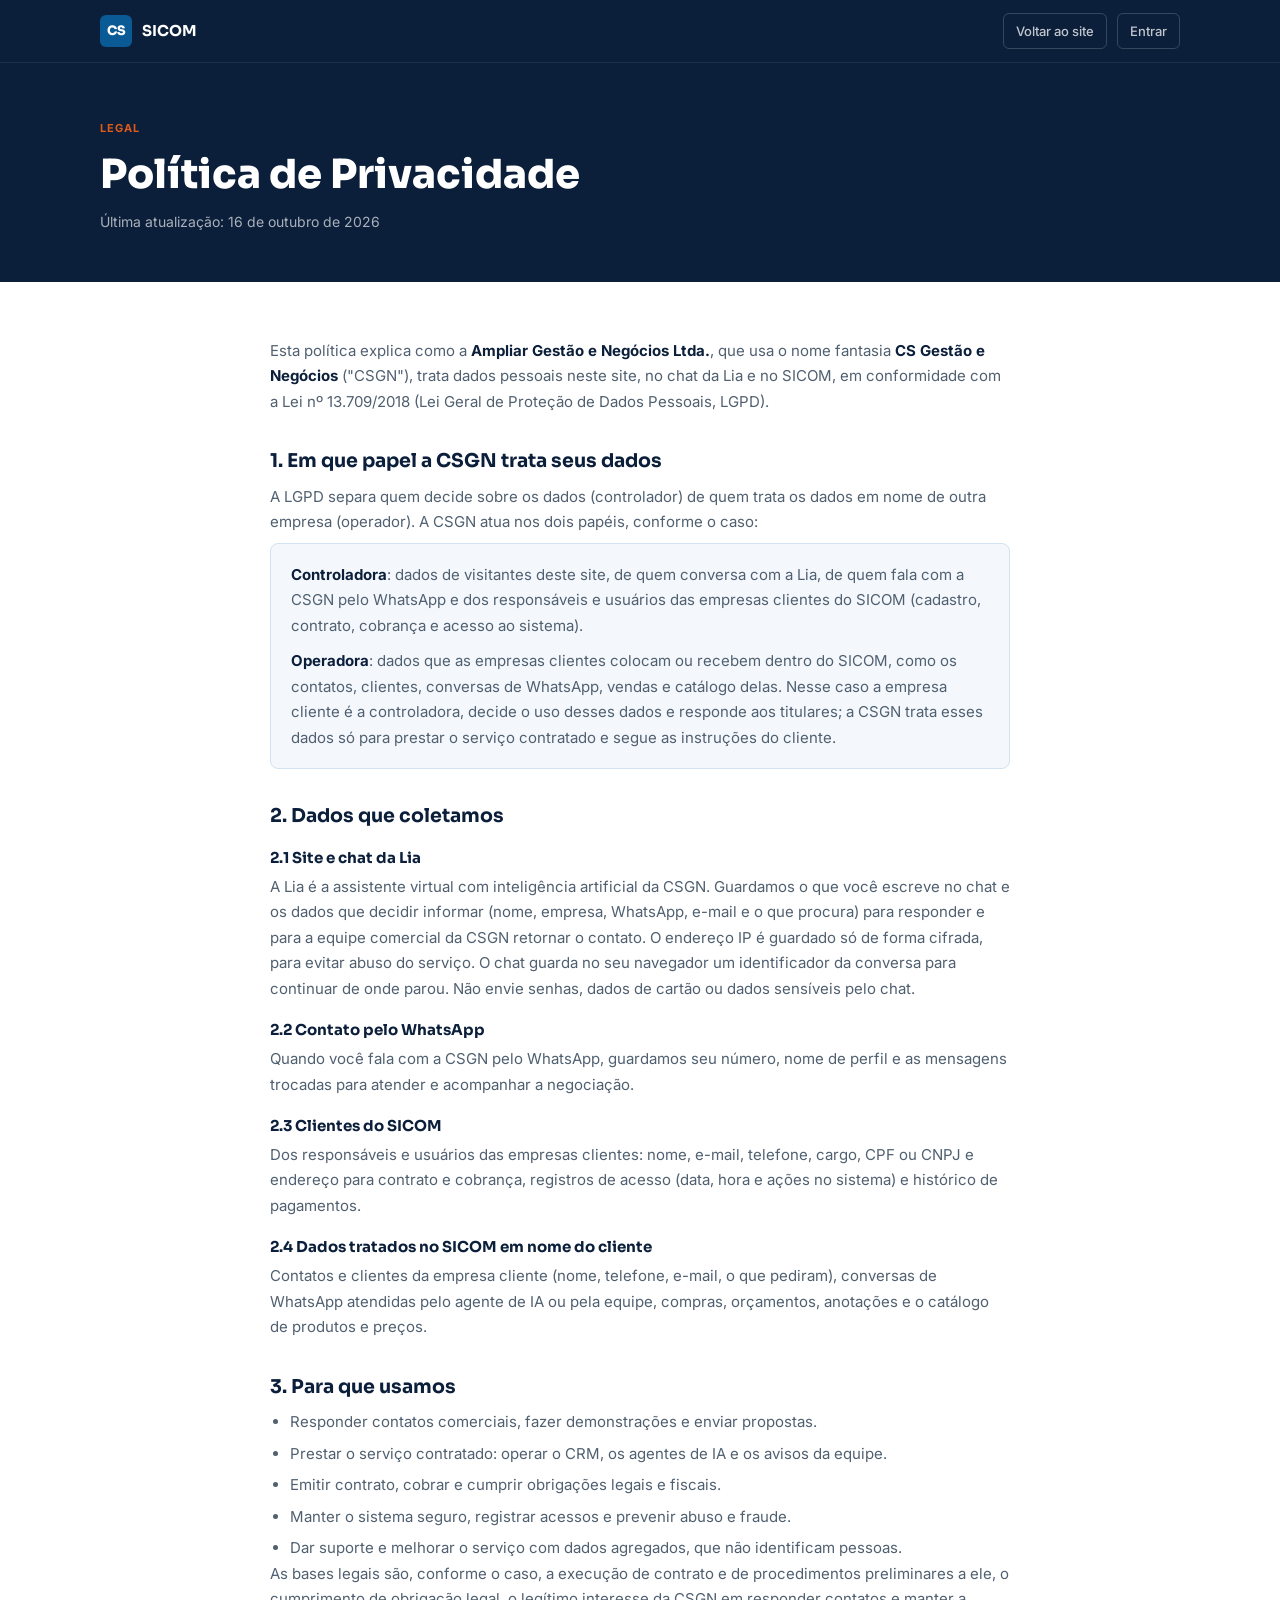
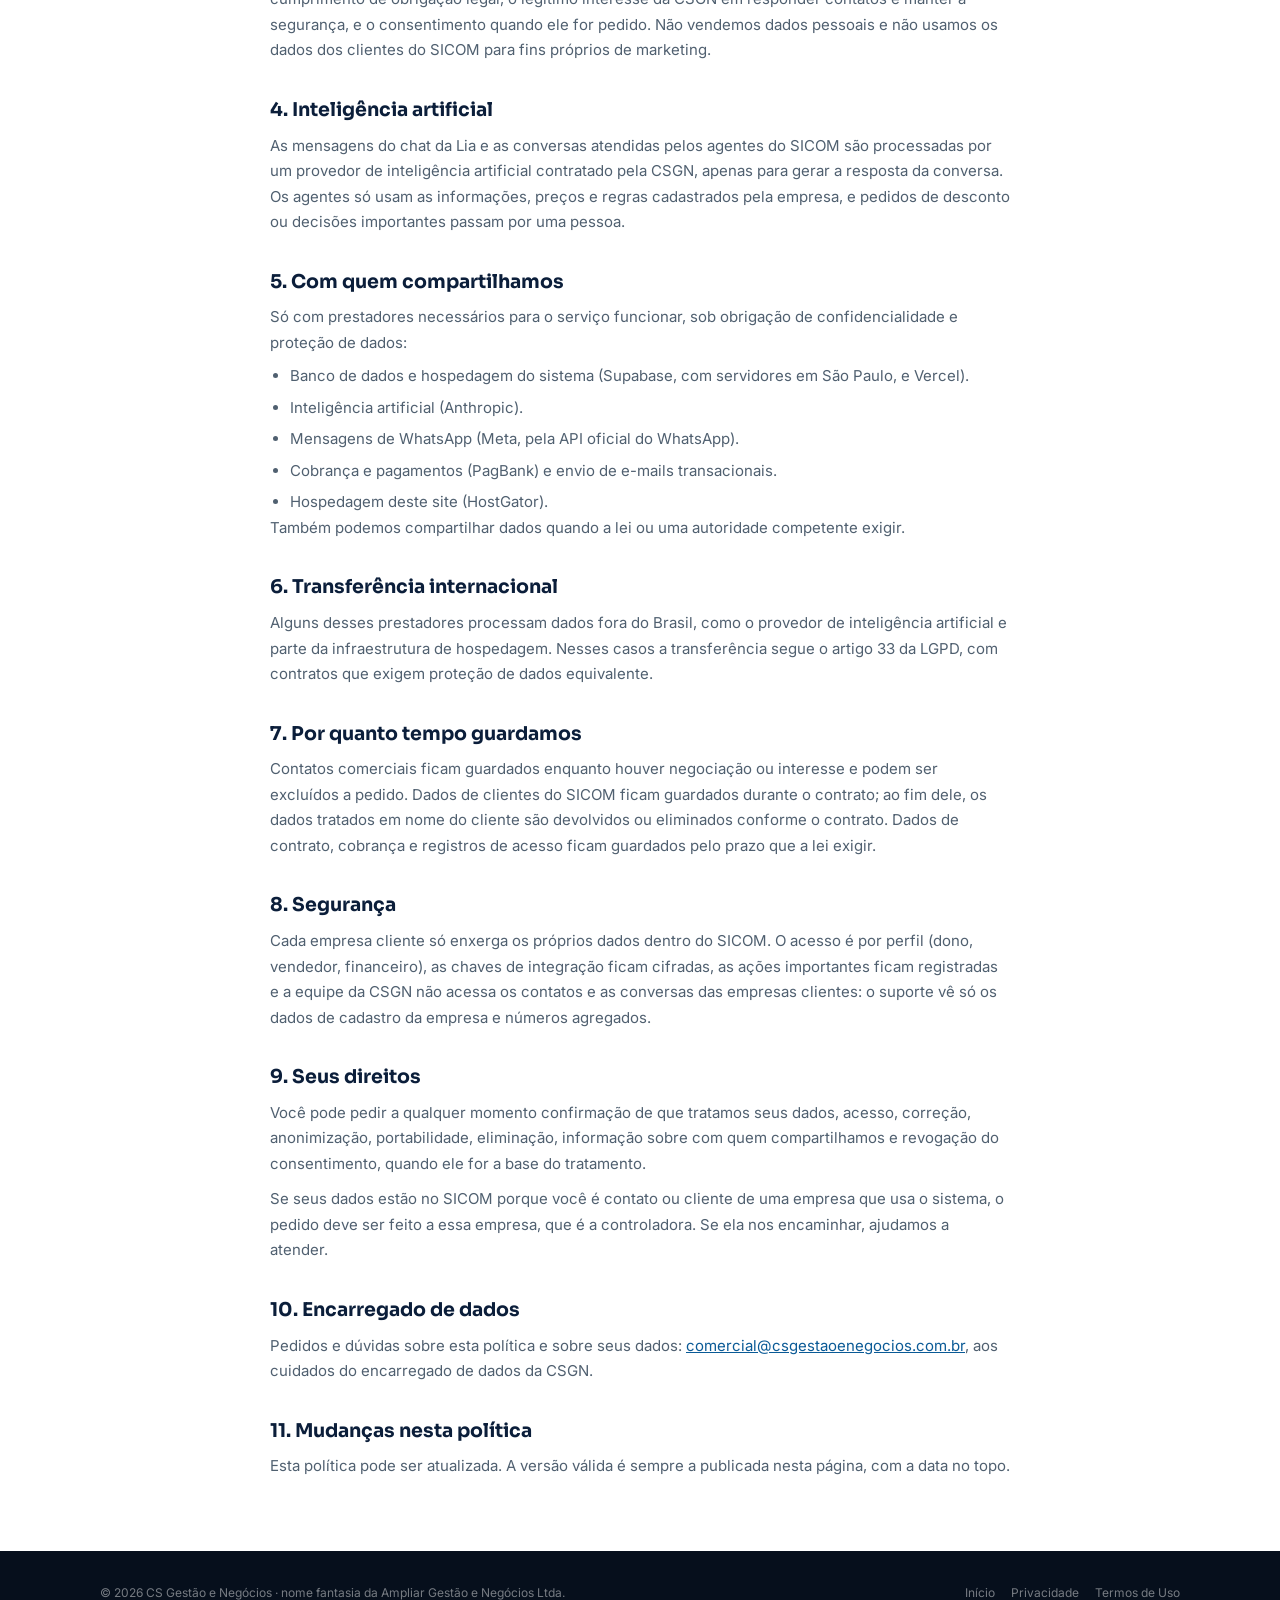
<file: privacidade.html>
<!DOCTYPE html>
<html lang="pt-BR">
<head>
<meta charset="UTF-8">
<meta name="viewport" content="width=device-width, initial-scale=1.0, viewport-fit=cover">
<title>Política de Privacidade | CS Gestão e Negócios</title>
<meta name="description" content="Como a CS Gestão e Negócios (Ampliar Gestão e Negócios Ltda.) trata dados pessoais no site, no chat da Lia e no SICOM.">
<meta name="facebook-domain-verification" content="38vwxsnxzs63l57np0adpwxpz6wrpa" />
<link rel="icon" href="assets/csgn_logo.png">
<link rel="stylesheet" href="https://fonts.googleapis.com/css2?family=Sora:wght@400;600;700;800&family=Inter:wght@400;500;600&display=swap">
<style>
:root {
  --navy: #0B1E3A; --blue: #0A5A96; --blue-lt: #E6F0FA; --orange: #E05A1B; --orange-dk: #C24D14;
  --bg: #FFFFFF; --bg-alt: #F4F8FC; --fg: #0B1E3A; --fg-2: #506070; --border: #D2E2F0; --radius: 8px;
}
@media (prefers-color-scheme: dark) {
  :root:not([data-theme="light"]) { --bg: #0B1720; --bg-alt: #0E2030; --fg: #DDEAF6; --fg-2: #7A9AB5; --border: #1A3050; --blue-lt: #0C2540; color-scheme: dark; }
}
:root[data-theme="dark"] { --bg: #0B1720; --bg-alt: #0E2030; --fg: #DDEAF6; --fg-2: #7A9AB5; --border: #1A3050; --blue-lt: #0C2540; color-scheme: dark; }
*, *::before, *::after { box-sizing: border-box; margin: 0; padding: 0; }
body { background: var(--bg); color: var(--fg); font-family: 'Inter', system-ui, sans-serif; font-size: 15px; line-height: 1.7; }
h1, h2, h3 { font-family: 'Sora', system-ui, sans-serif; line-height: 1.25; text-wrap: balance; }
a { color: var(--blue); }
.container { max-width: 1120px; margin-inline: auto; padding-inline: 20px; }
.nav { position: sticky; top: 0; z-index: 100; background: var(--navy); border-bottom: 1px solid rgba(255,255,255,.07); }
.nav-inner { display: flex; align-items: center; justify-content: space-between; gap: 16px; padding-block: 13px; }
.nav-logo { display: flex; align-items: center; gap: 10px; color: #fff; font-family: 'Sora', sans-serif; font-size: 15px; font-weight: 700; text-decoration: none; }
.logo-mark { width: 32px; height: 32px; border-radius: 6px; background: var(--blue); display: grid; place-items: center; font-size: 13px; font-weight: 800; color: #fff; }
.nav-actions { display: flex; gap: 10px; align-items: center; }
.nav-link { color: rgba(255,255,255,.75); font-size: 13px; font-weight: 500; padding: 6px 12px; border-radius: 6px; border: 1px solid rgba(255,255,255,.18); text-decoration: none; white-space: nowrap; }
.nav-link:hover { color: #fff; border-color: rgba(255,255,255,.45); }
.hero { background: var(--navy); padding-block: 56px 48px; }
.eyebrow { font-size: 11px; font-weight: 700; letter-spacing: .1em; text-transform: uppercase; color: var(--orange); margin-bottom: 12px; }
.hero h1 { color: #fff; font-size: clamp(28px, 4vw, 40px); font-weight: 800; margin-bottom: 10px; }
.hero p { color: rgba(255,255,255,.65); font-size: 14px; }
.doc { max-width: 780px; margin-inline: auto; padding: 56px 20px 72px; }
.doc h2 { font-size: 19px; font-weight: 700; margin: 36px 0 10px; }
.doc h3 { font-size: 15px; font-weight: 700; margin: 20px 0 6px; }
.doc p, .doc li { color: var(--fg-2); }
.doc p + p { margin-top: 10px; }
.doc ul { padding-left: 20px; margin-top: 8px; display: flex; flex-direction: column; gap: 6px; }
.doc strong { color: var(--fg); }
.box { background: var(--bg-alt); border: 1px solid var(--border); border-radius: var(--radius); padding: 18px 20px; margin-top: 8px; }
.footer { background: #060F1C; padding-block: 32px; }
.footer-inner { display: flex; justify-content: space-between; align-items: center; flex-wrap: wrap; gap: 12px; }
.footer p, .footer a { font-size: 12px; color: rgba(255,255,255,.45); text-decoration: none; }
.footer a:hover { color: #fff; }
.footer-links { display: flex; gap: 16px; flex-wrap: wrap; }
@media (max-width: 620px) {
  .nav-link.hide-sm { display: none; }
  .footer-inner { flex-direction: column; text-align: center; }
}
</style>
</head>
<body>

<nav class="nav" aria-label="Menu principal">
  <div class="container nav-inner">
    <a href="index.html" class="nav-logo"><div class="logo-mark">CS</div>SICOM</a>
    <div class="nav-actions">
      <a href="index.html" class="nav-link hide-sm">Voltar ao site</a>
      <a href="https://csgn-crm.vercel.app/#/entrar" class="nav-link">Entrar</a>
    </div>
  </div>
</nav>

<header class="hero">
  <div class="container">
    <div class="eyebrow">Legal</div>
    <h1>Política de Privacidade</h1>
    <p>Última atualização: 16 de outubro de 2026</p>
  </div>
</header>

<main class="doc">
  <p>Esta política explica como a <strong>Ampliar Gestão e Negócios Ltda.</strong>, que usa o nome fantasia <strong>CS Gestão e Negócios</strong> ("CSGN"), trata dados pessoais neste site, no chat da Lia e no SICOM, em conformidade com a Lei nº 13.709/2018 (Lei Geral de Proteção de Dados Pessoais, LGPD).</p>

  <h2>1. Em que papel a CSGN trata seus dados</h2>
  <p>A LGPD separa quem decide sobre os dados (controlador) de quem trata os dados em nome de outra empresa (operador). A CSGN atua nos dois papéis, conforme o caso:</p>
  <div class="box">
    <p><strong>Controladora</strong>: dados de visitantes deste site, de quem conversa com a Lia, de quem fala com a CSGN pelo WhatsApp e dos responsáveis e usuários das empresas clientes do SICOM (cadastro, contrato, cobrança e acesso ao sistema).</p>
    <p><strong>Operadora</strong>: dados que as empresas clientes colocam ou recebem dentro do SICOM, como os contatos, clientes, conversas de WhatsApp, vendas e catálogo delas. Nesse caso a empresa cliente é a controladora, decide o uso desses dados e responde aos titulares; a CSGN trata esses dados só para prestar o serviço contratado e segue as instruções do cliente.</p>
  </div>

  <h2>2. Dados que coletamos</h2>
  <h3>2.1 Site e chat da Lia</h3>
  <p>A Lia é a assistente virtual com inteligência artificial da CSGN. Guardamos o que você escreve no chat e os dados que decidir informar (nome, empresa, WhatsApp, e-mail e o que procura) para responder e para a equipe comercial da CSGN retornar o contato. O endereço IP é guardado só de forma cifrada, para evitar abuso do serviço. O chat guarda no seu navegador um identificador da conversa para continuar de onde parou. Não envie senhas, dados de cartão ou dados sensíveis pelo chat.</p>
  <h3>2.2 Contato pelo WhatsApp</h3>
  <p>Quando você fala com a CSGN pelo WhatsApp, guardamos seu número, nome de perfil e as mensagens trocadas para atender e acompanhar a negociação.</p>
  <h3>2.3 Clientes do SICOM</h3>
  <p>Dos responsáveis e usuários das empresas clientes: nome, e-mail, telefone, cargo, CPF ou CNPJ e endereço para contrato e cobrança, registros de acesso (data, hora e ações no sistema) e histórico de pagamentos.</p>
  <h3>2.4 Dados tratados no SICOM em nome do cliente</h3>
  <p>Contatos e clientes da empresa cliente (nome, telefone, e-mail, o que pediram), conversas de WhatsApp atendidas pelo agente de IA ou pela equipe, compras, orçamentos, anotações e o catálogo de produtos e preços.</p>

  <h2>3. Para que usamos</h2>
  <ul>
    <li>Responder contatos comerciais, fazer demonstrações e enviar propostas.</li>
    <li>Prestar o serviço contratado: operar o CRM, os agentes de IA e os avisos da equipe.</li>
    <li>Emitir contrato, cobrar e cumprir obrigações legais e fiscais.</li>
    <li>Manter o sistema seguro, registrar acessos e prevenir abuso e fraude.</li>
    <li>Dar suporte e melhorar o serviço com dados agregados, que não identificam pessoas.</li>
  </ul>
  <p>As bases legais são, conforme o caso, a execução de contrato e de procedimentos preliminares a ele, o cumprimento de obrigação legal, o legítimo interesse da CSGN em responder contatos e manter a segurança, e o consentimento quando ele for pedido. Não vendemos dados pessoais e não usamos os dados dos clientes do SICOM para fins próprios de marketing.</p>

  <h2>4. Inteligência artificial</h2>
  <p>As mensagens do chat da Lia e as conversas atendidas pelos agentes do SICOM são processadas por um provedor de inteligência artificial contratado pela CSGN, apenas para gerar a resposta da conversa. Os agentes só usam as informações, preços e regras cadastrados pela empresa, e pedidos de desconto ou decisões importantes passam por uma pessoa.</p>

  <h2>5. Com quem compartilhamos</h2>
  <p>Só com prestadores necessários para o serviço funcionar, sob obrigação de confidencialidade e proteção de dados:</p>
  <ul>
    <li>Banco de dados e hospedagem do sistema (Supabase, com servidores em São Paulo, e Vercel).</li>
    <li>Inteligência artificial (Anthropic).</li>
    <li>Mensagens de WhatsApp (Meta, pela API oficial do WhatsApp).</li>
    <li>Cobrança e pagamentos (PagBank) e envio de e-mails transacionais.</li>
    <li>Hospedagem deste site (HostGator).</li>
  </ul>
  <p>Também podemos compartilhar dados quando a lei ou uma autoridade competente exigir.</p>

  <h2>6. Transferência internacional</h2>
  <p>Alguns desses prestadores processam dados fora do Brasil, como o provedor de inteligência artificial e parte da infraestrutura de hospedagem. Nesses casos a transferência segue o artigo 33 da LGPD, com contratos que exigem proteção de dados equivalente.</p>

  <h2>7. Por quanto tempo guardamos</h2>
  <p>Contatos comerciais ficam guardados enquanto houver negociação ou interesse e podem ser excluídos a pedido. Dados de clientes do SICOM ficam guardados durante o contrato; ao fim dele, os dados tratados em nome do cliente são devolvidos ou eliminados conforme o contrato. Dados de contrato, cobrança e registros de acesso ficam guardados pelo prazo que a lei exigir.</p>

  <h2>8. Segurança</h2>
  <p>Cada empresa cliente só enxerga os próprios dados dentro do SICOM. O acesso é por perfil (dono, vendedor, financeiro), as chaves de integração ficam cifradas, as ações importantes ficam registradas e a equipe da CSGN não acessa os contatos e as conversas das empresas clientes: o suporte vê só os dados de cadastro da empresa e números agregados.</p>

  <h2>9. Seus direitos</h2>
  <p>Você pode pedir a qualquer momento confirmação de que tratamos seus dados, acesso, correção, anonimização, portabilidade, eliminação, informação sobre com quem compartilhamos e revogação do consentimento, quando ele for a base do tratamento.</p>
  <p>Se seus dados estão no SICOM porque você é contato ou cliente de uma empresa que usa o sistema, o pedido deve ser feito a essa empresa, que é a controladora. Se ela nos encaminhar, ajudamos a atender.</p>

  <h2>10. Encarregado de dados</h2>
  <p>Pedidos e dúvidas sobre esta política e sobre seus dados: <a href="mailto:comercial@csgestaoenegocios.com.br">comercial@csgestaoenegocios.com.br</a>, aos cuidados do encarregado de dados da CSGN.</p>

  <h2>11. Mudanças nesta política</h2>
  <p>Esta política pode ser atualizada. A versão válida é sempre a publicada nesta página, com a data no topo.</p>
</main>

<footer class="footer">
  <div class="container footer-inner">
    <p>© 2026 CS Gestão e Negócios · nome fantasia da Ampliar Gestão e Negócios Ltda.</p>
    <div class="footer-links">
      <a href="index.html">Início</a>
      <a href="privacidade.html">Privacidade</a>
      <a href="termos.html">Termos de Uso</a>
    </div>
  </div>
</footer>

<script src="https://csgn-crm.vercel.app/widget.js" data-privacy="/privacidade.html" defer></script>
</body>
</html>
</file>
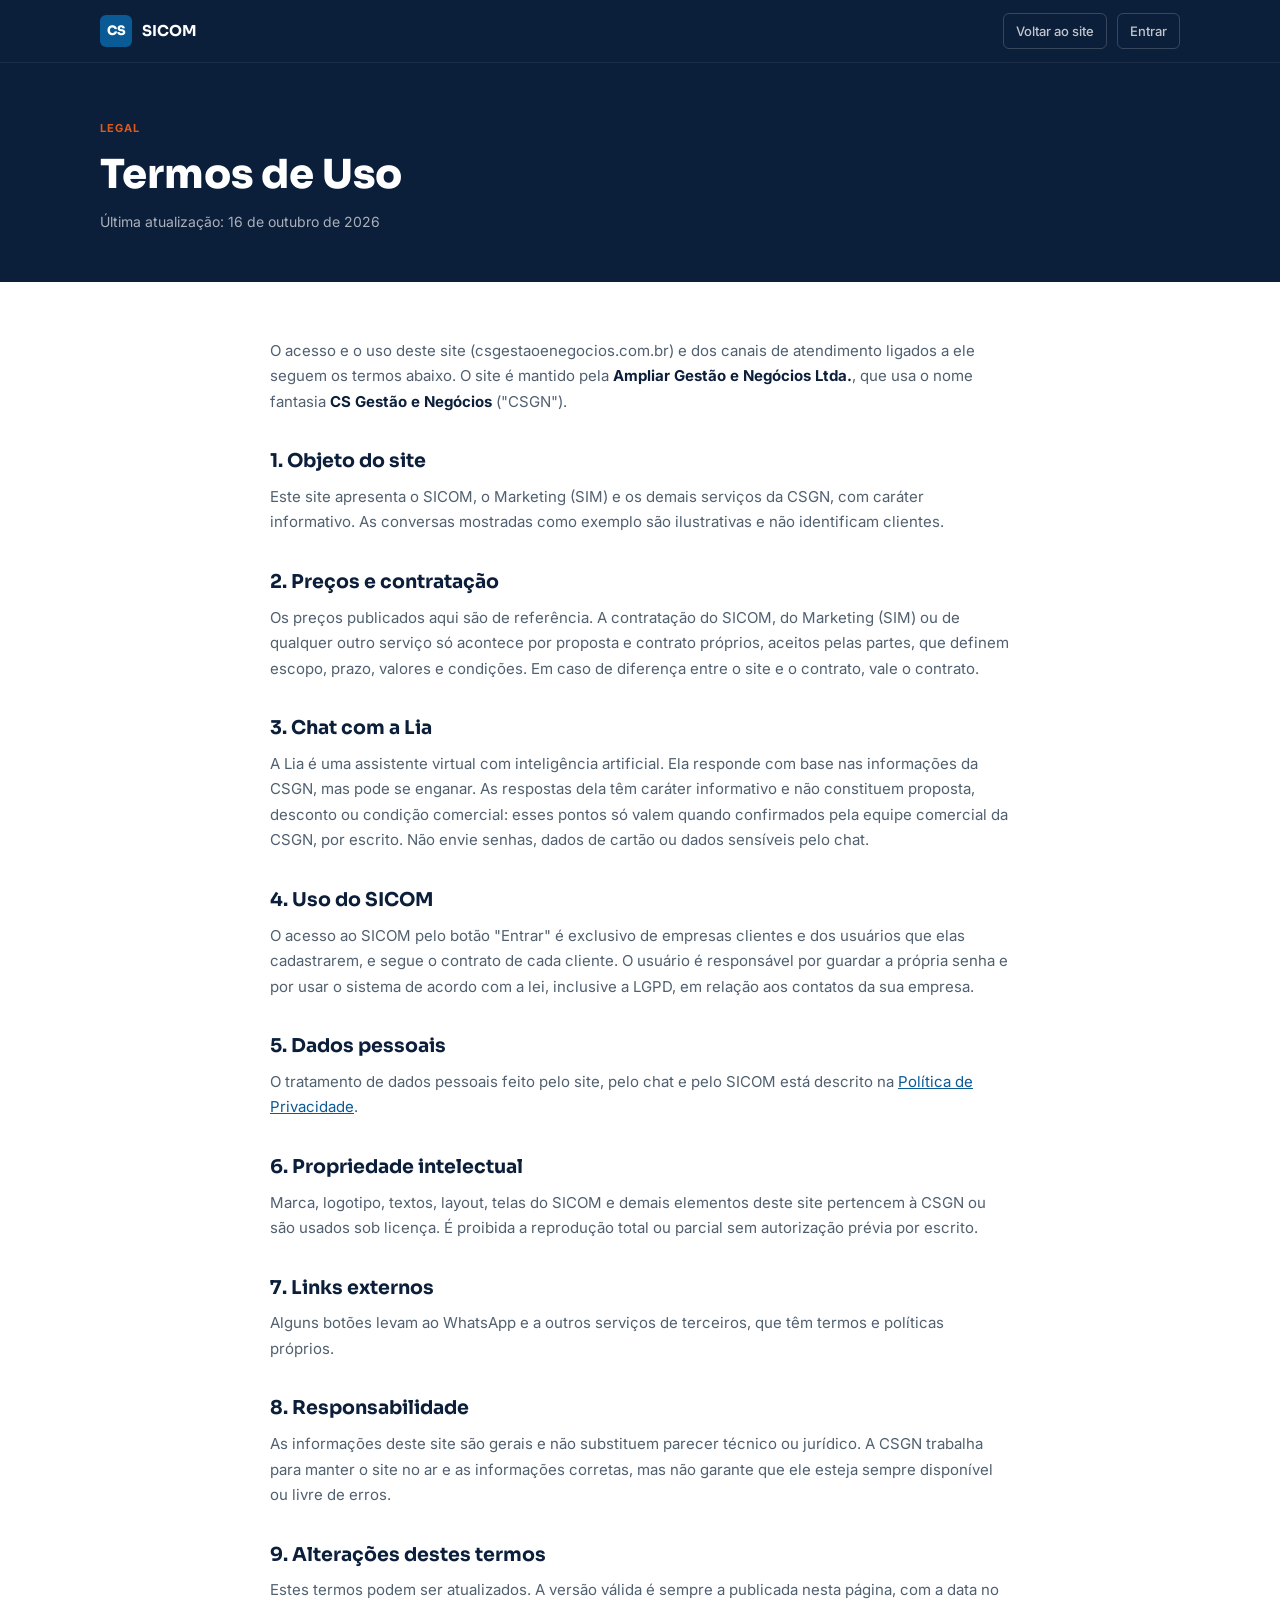
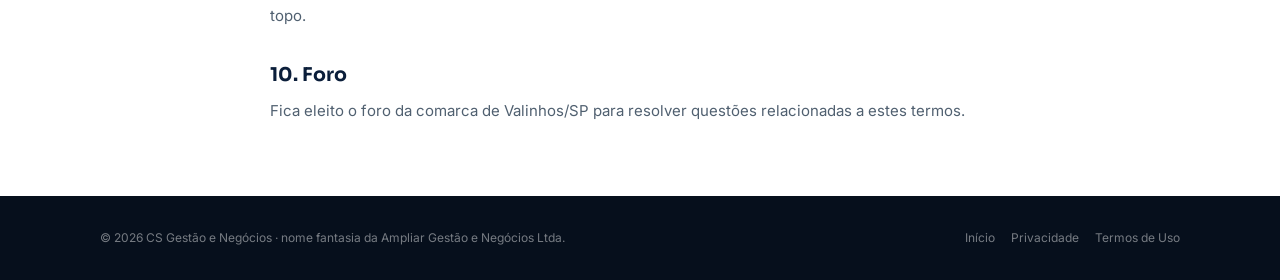
<file: termos.html>
<!DOCTYPE html>
<html lang="pt-BR">
<head>
<meta charset="UTF-8">
<meta name="viewport" content="width=device-width, initial-scale=1.0, viewport-fit=cover">
<title>Termos de Uso | CS Gestão e Negócios</title>
<meta name="description" content="Termos de uso do site da CS Gestão e Negócios (Ampliar Gestão e Negócios Ltda.), do chat da Lia e do acesso ao SICOM.">
<meta name="facebook-domain-verification" content="38vwxsnxzs63l57np0adpwxpz6wrpa" />
<link rel="icon" href="assets/csgn_logo.png">
<link rel="stylesheet" href="https://fonts.googleapis.com/css2?family=Sora:wght@400;600;700;800&family=Inter:wght@400;500;600&display=swap">
<style>
:root {
  --navy: #0B1E3A; --blue: #0A5A96; --blue-lt: #E6F0FA; --orange: #E05A1B; --orange-dk: #C24D14;
  --bg: #FFFFFF; --bg-alt: #F4F8FC; --fg: #0B1E3A; --fg-2: #506070; --border: #D2E2F0; --radius: 8px;
}
@media (prefers-color-scheme: dark) {
  :root:not([data-theme="light"]) { --bg: #0B1720; --bg-alt: #0E2030; --fg: #DDEAF6; --fg-2: #7A9AB5; --border: #1A3050; --blue-lt: #0C2540; color-scheme: dark; }
}
:root[data-theme="dark"] { --bg: #0B1720; --bg-alt: #0E2030; --fg: #DDEAF6; --fg-2: #7A9AB5; --border: #1A3050; --blue-lt: #0C2540; color-scheme: dark; }
*, *::before, *::after { box-sizing: border-box; margin: 0; padding: 0; }
body { background: var(--bg); color: var(--fg); font-family: 'Inter', system-ui, sans-serif; font-size: 15px; line-height: 1.7; }
h1, h2, h3 { font-family: 'Sora', system-ui, sans-serif; line-height: 1.25; text-wrap: balance; }
a { color: var(--blue); }
.container { max-width: 1120px; margin-inline: auto; padding-inline: 20px; }
.nav { position: sticky; top: 0; z-index: 100; background: var(--navy); border-bottom: 1px solid rgba(255,255,255,.07); }
.nav-inner { display: flex; align-items: center; justify-content: space-between; gap: 16px; padding-block: 13px; }
.nav-logo { display: flex; align-items: center; gap: 10px; color: #fff; font-family: 'Sora', sans-serif; font-size: 15px; font-weight: 700; text-decoration: none; }
.logo-mark { width: 32px; height: 32px; border-radius: 6px; background: var(--blue); display: grid; place-items: center; font-size: 13px; font-weight: 800; color: #fff; }
.nav-actions { display: flex; gap: 10px; align-items: center; }
.nav-link { color: rgba(255,255,255,.75); font-size: 13px; font-weight: 500; padding: 6px 12px; border-radius: 6px; border: 1px solid rgba(255,255,255,.18); text-decoration: none; white-space: nowrap; }
.nav-link:hover { color: #fff; border-color: rgba(255,255,255,.45); }
.hero { background: var(--navy); padding-block: 56px 48px; }
.eyebrow { font-size: 11px; font-weight: 700; letter-spacing: .1em; text-transform: uppercase; color: var(--orange); margin-bottom: 12px; }
.hero h1 { color: #fff; font-size: clamp(28px, 4vw, 40px); font-weight: 800; margin-bottom: 10px; }
.hero p { color: rgba(255,255,255,.65); font-size: 14px; }
.doc { max-width: 780px; margin-inline: auto; padding: 56px 20px 72px; }
.doc h2 { font-size: 19px; font-weight: 700; margin: 36px 0 10px; }
.doc h3 { font-size: 15px; font-weight: 700; margin: 20px 0 6px; }
.doc p, .doc li { color: var(--fg-2); }
.doc p + p { margin-top: 10px; }
.doc ul { padding-left: 20px; margin-top: 8px; display: flex; flex-direction: column; gap: 6px; }
.doc strong { color: var(--fg); }
.box { background: var(--bg-alt); border: 1px solid var(--border); border-radius: var(--radius); padding: 18px 20px; margin-top: 8px; }
.footer { background: #060F1C; padding-block: 32px; }
.footer-inner { display: flex; justify-content: space-between; align-items: center; flex-wrap: wrap; gap: 12px; }
.footer p, .footer a { font-size: 12px; color: rgba(255,255,255,.45); text-decoration: none; }
.footer a:hover { color: #fff; }
.footer-links { display: flex; gap: 16px; flex-wrap: wrap; }
@media (max-width: 620px) {
  .nav-link.hide-sm { display: none; }
  .footer-inner { flex-direction: column; text-align: center; }
}
</style>
</head>
<body>

<nav class="nav" aria-label="Menu principal">
  <div class="container nav-inner">
    <a href="index.html" class="nav-logo"><div class="logo-mark">CS</div>SICOM</a>
    <div class="nav-actions">
      <a href="index.html" class="nav-link hide-sm">Voltar ao site</a>
      <a href="https://csgn-crm.vercel.app/#/entrar" class="nav-link">Entrar</a>
    </div>
  </div>
</nav>

<header class="hero">
  <div class="container">
    <div class="eyebrow">Legal</div>
    <h1>Termos de Uso</h1>
    <p>Última atualização: 16 de outubro de 2026</p>
  </div>
</header>

<main class="doc">
  <p>O acesso e o uso deste site (csgestaoenegocios.com.br) e dos canais de atendimento ligados a ele seguem os termos abaixo. O site é mantido pela <strong>Ampliar Gestão e Negócios Ltda.</strong>, que usa o nome fantasia <strong>CS Gestão e Negócios</strong> ("CSGN").</p>

  <h2>1. Objeto do site</h2>
  <p>Este site apresenta o SICOM, o Marketing (SIM) e os demais serviços da CSGN, com caráter informativo. As conversas mostradas como exemplo são ilustrativas e não identificam clientes.</p>

  <h2>2. Preços e contratação</h2>
  <p>Os preços publicados aqui são de referência. A contratação do SICOM, do Marketing (SIM) ou de qualquer outro serviço só acontece por proposta e contrato próprios, aceitos pelas partes, que definem escopo, prazo, valores e condições. Em caso de diferença entre o site e o contrato, vale o contrato.</p>

  <h2>3. Chat com a Lia</h2>
  <p>A Lia é uma assistente virtual com inteligência artificial. Ela responde com base nas informações da CSGN, mas pode se enganar. As respostas dela têm caráter informativo e não constituem proposta, desconto ou condição comercial: esses pontos só valem quando confirmados pela equipe comercial da CSGN, por escrito. Não envie senhas, dados de cartão ou dados sensíveis pelo chat.</p>

  <h2>4. Uso do SICOM</h2>
  <p>O acesso ao SICOM pelo botão "Entrar" é exclusivo de empresas clientes e dos usuários que elas cadastrarem, e segue o contrato de cada cliente. O usuário é responsável por guardar a própria senha e por usar o sistema de acordo com a lei, inclusive a LGPD, em relação aos contatos da sua empresa.</p>

  <h2>5. Dados pessoais</h2>
  <p>O tratamento de dados pessoais feito pelo site, pelo chat e pelo SICOM está descrito na <a href="privacidade.html">Política de Privacidade</a>.</p>

  <h2>6. Propriedade intelectual</h2>
  <p>Marca, logotipo, textos, layout, telas do SICOM e demais elementos deste site pertencem à CSGN ou são usados sob licença. É proibida a reprodução total ou parcial sem autorização prévia por escrito.</p>

  <h2>7. Links externos</h2>
  <p>Alguns botões levam ao WhatsApp e a outros serviços de terceiros, que têm termos e políticas próprios.</p>

  <h2>8. Responsabilidade</h2>
  <p>As informações deste site são gerais e não substituem parecer técnico ou jurídico. A CSGN trabalha para manter o site no ar e as informações corretas, mas não garante que ele esteja sempre disponível ou livre de erros.</p>

  <h2>9. Alterações destes termos</h2>
  <p>Estes termos podem ser atualizados. A versão válida é sempre a publicada nesta página, com a data no topo.</p>

  <h2>10. Foro</h2>
  <p>Fica eleito o foro da comarca de Valinhos/SP para resolver questões relacionadas a estes termos.</p>
</main>

<footer class="footer">
  <div class="container footer-inner">
    <p>© 2026 CS Gestão e Negócios · nome fantasia da Ampliar Gestão e Negócios Ltda.</p>
    <div class="footer-links">
      <a href="index.html">Início</a>
      <a href="privacidade.html">Privacidade</a>
      <a href="termos.html">Termos de Uso</a>
    </div>
  </div>
</footer>

<script src="https://csgn-crm.vercel.app/widget.js" data-privacy="/privacidade.html" defer></script>
</body>
</html>
</file>
